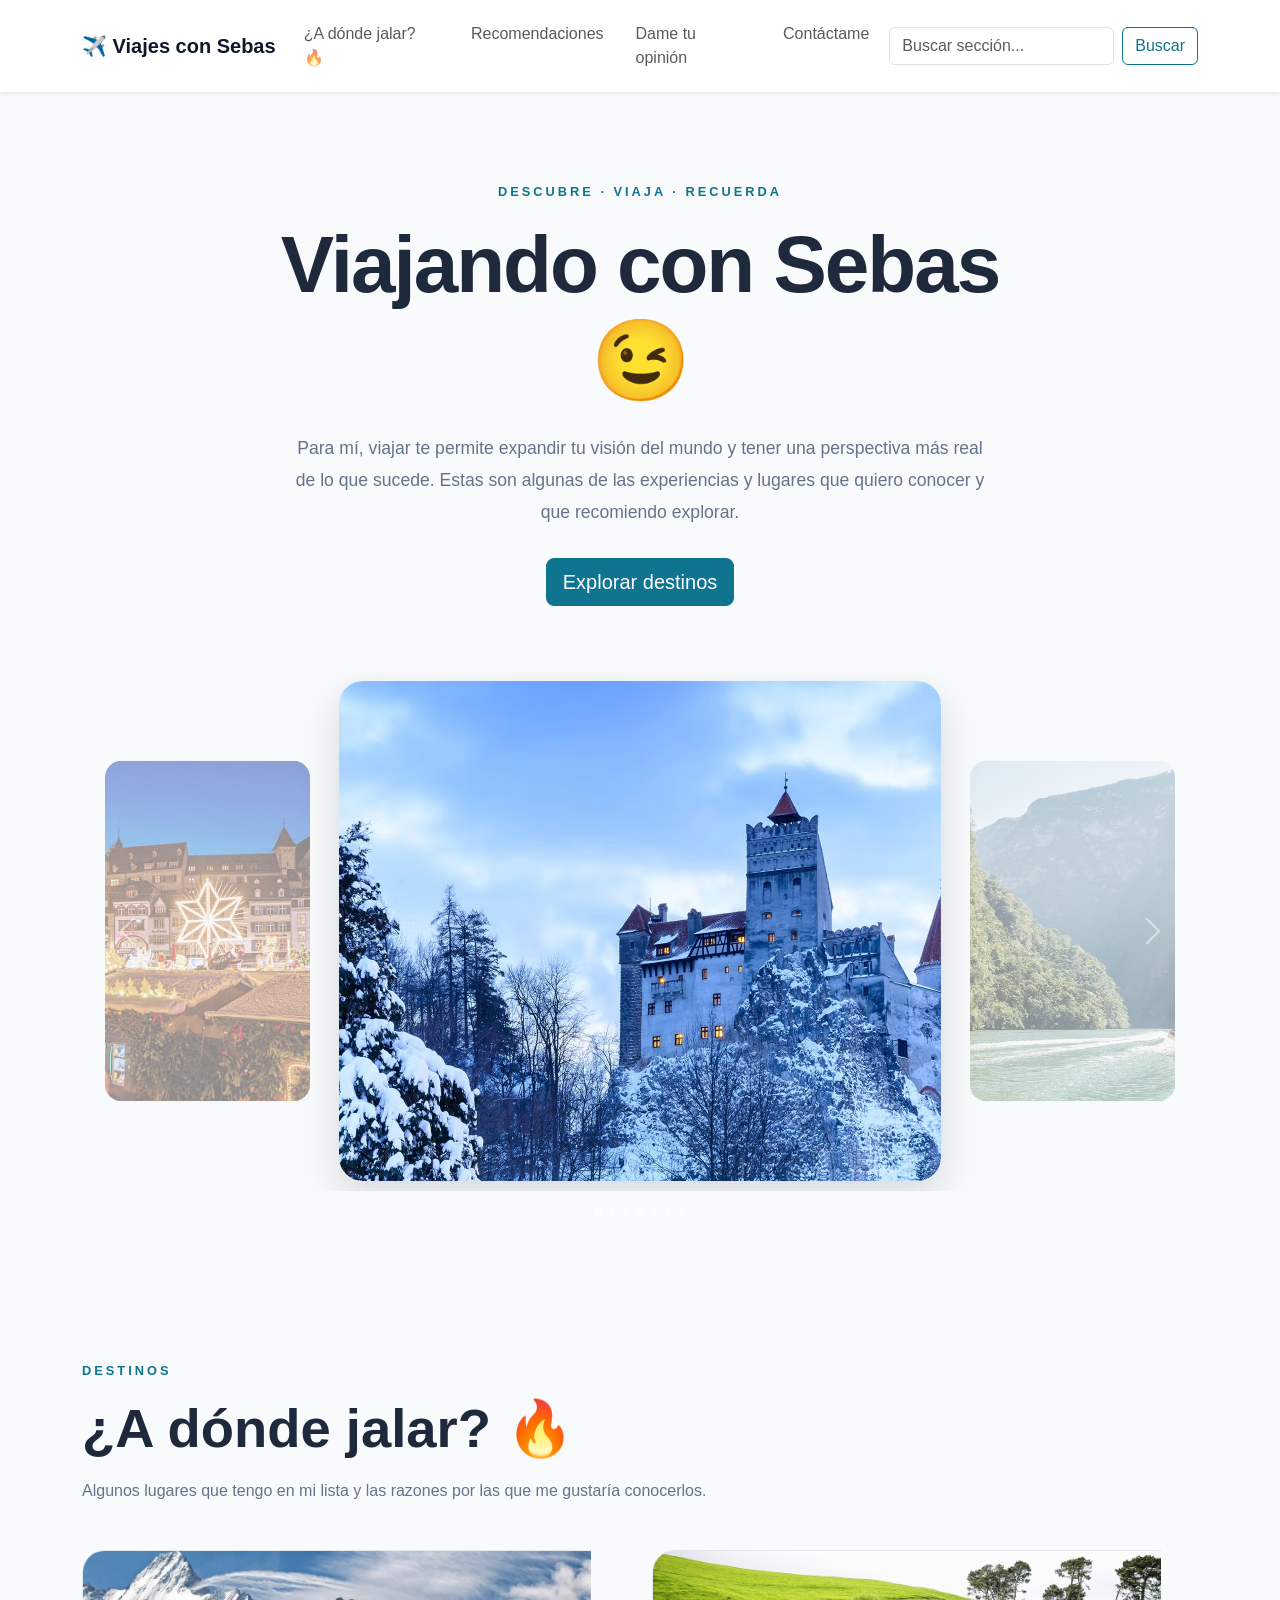
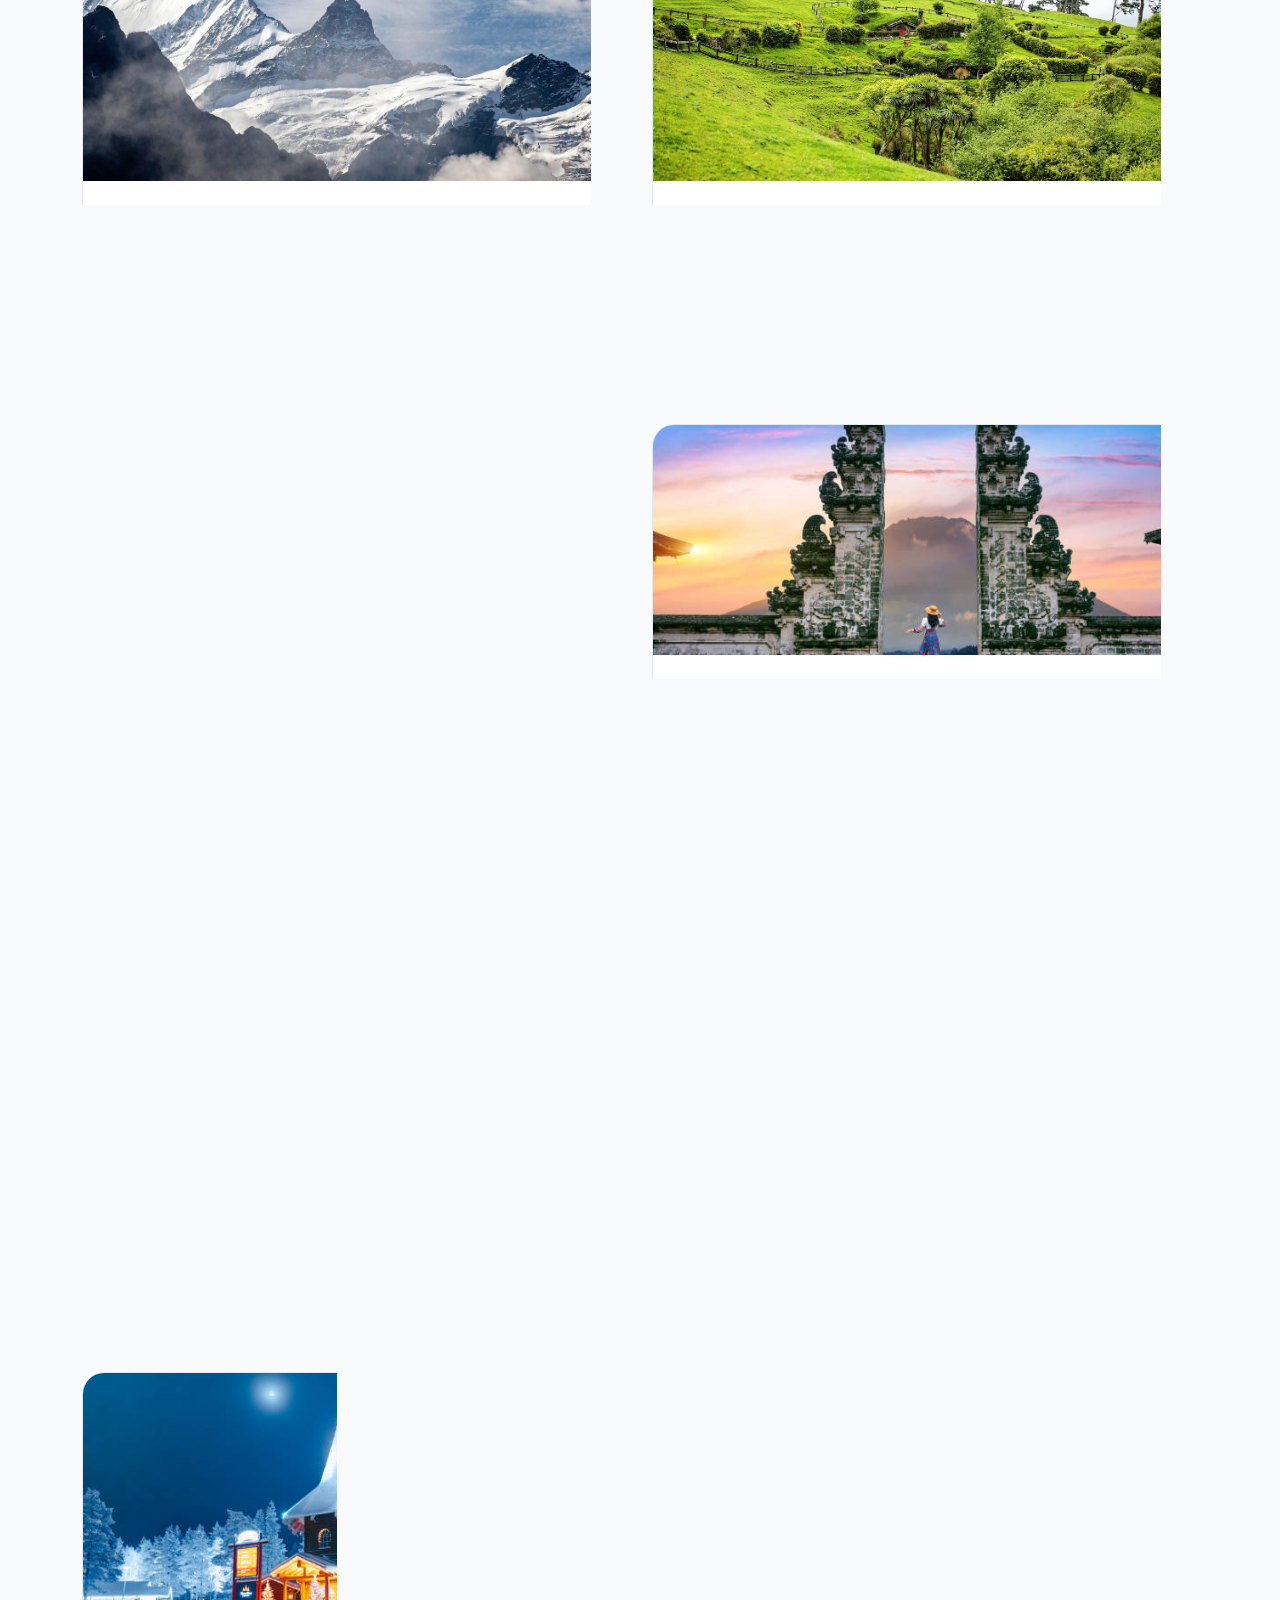
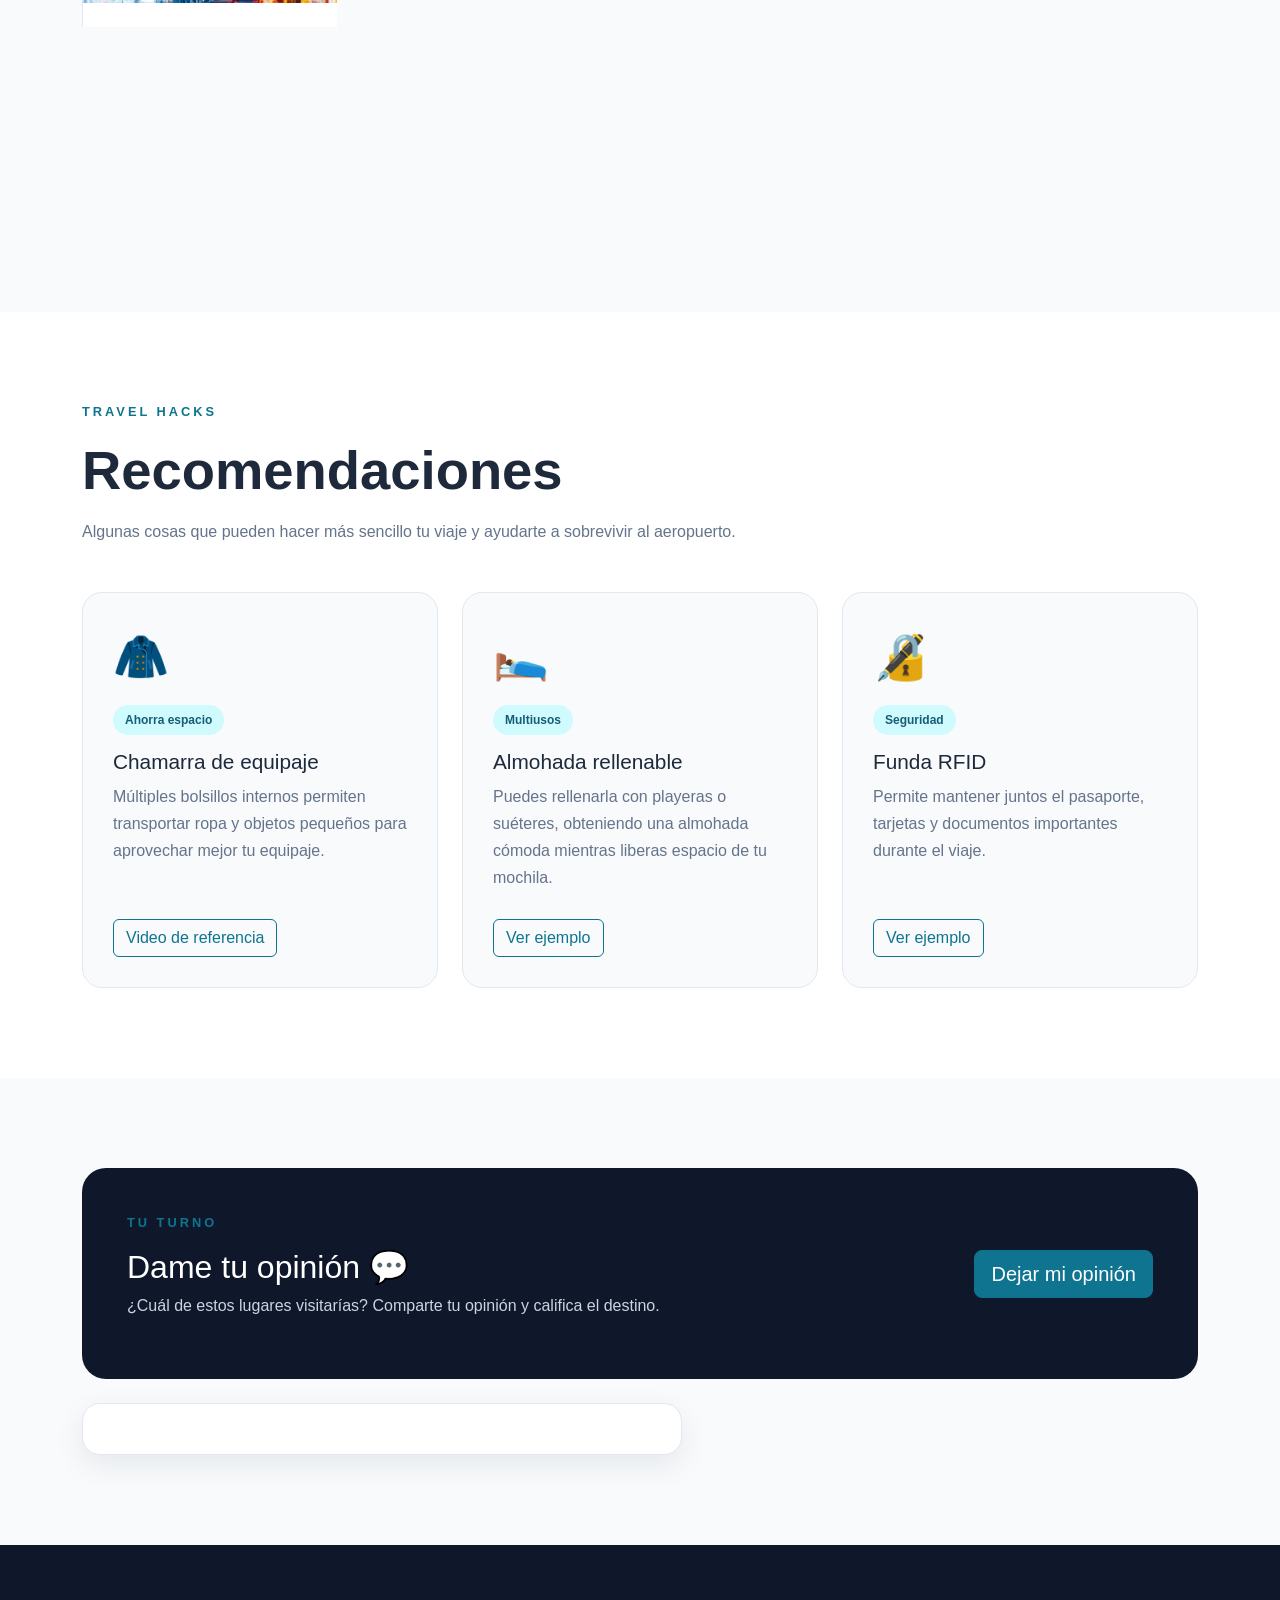
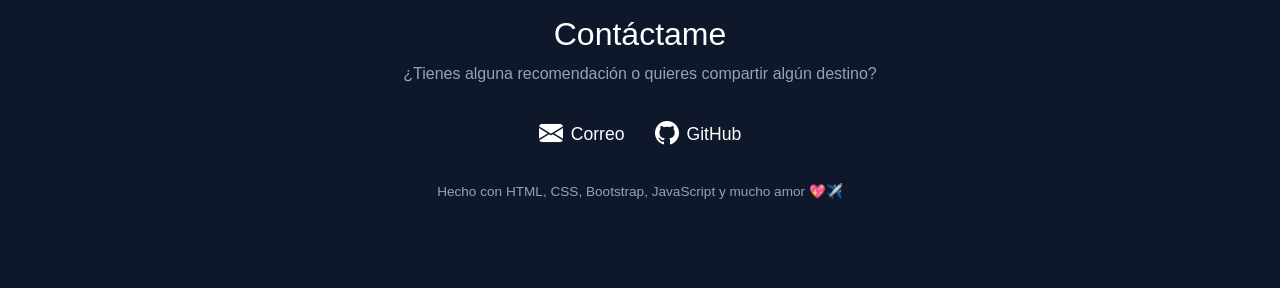
<file: index.html>
<!DOCTYPE html>
<html lang="es">

<head>

  <meta charset="UTF-8">

  <meta name="viewport" content="width=device-width, initial-scale=1.0">

  <title> Mi Recomendación de Viajes</title>


  <!-- ==================================================
       BOOTSTRAP
       ================================================== -->

  <link href="https://cdn.jsdelivr.net/npm/bootstrap@5.3.8/dist/css/bootstrap.min.css" rel="stylesheet"
    integrity="sha384-sRIl4kxILFvY47J16cr9ZwB07vP4J8+LH7qKQnuqkuIAvNWLzeN8tE5YBujZqJLB"
    crossorigin="anonymous">


  <!-- ==================================================
       BOOTSTRAP ICONS
       Nos permite utilizar iconos como GitHub y correo
       ================================================== -->

  <link rel="stylesheet"
    href="https://cdn.jsdelivr.net/npm/bootstrap-icons@1.11.3/font/bootstrap-icons.min.css">


  <!-- ==================================================
       NUESTRO CSS
       Siempre después de Bootstrap para poder sobrescribirlo
       ================================================== -->

  <link rel="stylesheet" href="./styles.css">

</head>


<body id="inicio">


  <!-- ==================================================
       MÚSICA DE FONDO // PERO FUNCIONA CUANDO QUIERE, necesito encontrar diferentes opciones
       ================================================== -->

<audio autoplay loop src="./MusicBox.mp3"></audio>



  <!-- ==================================================
       SECCIÓN: NAVBAR
       ================================================== -->

  <nav class="navbar navbar-expand-lg navbar-light bg-white sticky-top shadow-sm">

    <div class="container">


      <!-- Logo / nombre de la página -->

      <a class="navbar-brand fw-bold" href="#inicio">
        ✈️ Viajes con Sebas
      </a>

      <!-- ==================================================
           MENÚ DE HAMBURGUESA
           Aparece automáticamente en pantallas pequeñas
           ================================================== -->

      <button class="navbar-toggler"
        type="button"
        data-bs-toggle="collapse"
        data-bs-target="#menuPrincipal"
        aria-controls="menuPrincipal"
        aria-expanded="false"
        aria-label="Abrir menú">

        <span class="navbar-toggler-icon"></span>

      </button>



      <!-- ==================================================
           CONTENIDO QUE SE ESCONDE EN EL MENÚ HAMBURGUESA
           ================================================== -->

      <div class="collapse navbar-collapse" id="menuPrincipal">


        <!-- Opciones de navegación -->

        <div class="navbar-nav me-auto mb-2 mb-lg-0">

          <a class="nav-link" href="#destinos">
            ¿A dónde jalar? 🔥
          </a>

          <a class="nav-link" href="#recomendaciones">
            Recomendaciones
          </a>

          <a class="nav-link" href="#opiniones">
            Dame tu opinión
          </a>

          <a class="nav-link" href="#contacto">
            Contáctame
          </a>

        </div>



        <!-- ==================================================
             BUSCADOR DE SECCIONES
             ================================================== -->

        <form class="d-flex"
          role="search"
          onsubmit="buscarSeccion(event)">

          <input
            id="busquedaSeccion"
            class="form-control me-2"
            type="search"
            list="listaSecciones"
            placeholder="Buscar sección..."
            aria-label="Buscar">


          <datalist id="listaSecciones">

            <option value="destinos">
              ¿A dónde jalar?
            </option>

            <option value="recomendaciones">
              Recomendaciones
            </option>

            <option value="opiniones">
              Dame tu opinión
            </option>

            <option value="contacto">
              Contáctame
            </option>

          </datalist>


          <button class="btn btn-outline-primary" type="submit">
            Buscar
          </button>

        </form>

      </div>

    </div>

  </nav>



  <!-- ==================================================
       SECCIÓN: PRESENTACIÓN / HERO
       ================================================== -->

  <header class="hero-section">

    <div class="container text-center">

      <p class="hero-label">
        DESCUBRE · VIAJA · RECUERDA
      </p>

      <h1>
        Viajando con Sebas 😉
      </h1>

      <p class="hero-description">

        Para mí, viajar te permite expandir tu visión del mundo
        y tener una perspectiva más real de lo que sucede.

        Estas son algunas de las experiencias y lugares que
        quiero conocer y que recomiendo explorar.

      </p>

      <a href="#destinos" class="btn btn-primary btn-lg">
        Explorar destinos
      </a>

    </div>

  </header>



  <!-- ==================================================
       SECCIÓN: CARRUSEL
       ================================================== -->

  <section class="carousel-section">

    <div class="container">


      <div id="carouselViajes"
        class="carousel slide"
        data-bs-ride="carousel"
        data-bs-wrap="true"
        data-bs-interval="10000">



        <!-- ==================================================
             INDICADORES INFERIORES
             7 imágenes = 7 indicadores
             ================================================== -->

        <div class="carousel-indicators">

          <button type="button"
            data-bs-target="#carouselViajes"
            data-bs-slide-to="0"
            class="active"
            aria-current="true"
            aria-label="Imagen 1">
          </button>

          <button type="button"
            data-bs-target="#carouselViajes"
            data-bs-slide-to="1"
            aria-label="Imagen 2">
          </button>

          <button type="button"
            data-bs-target="#carouselViajes"
            data-bs-slide-to="2"
            aria-label="Imagen 3">
          </button>

          <button type="button"
            data-bs-target="#carouselViajes"
            data-bs-slide-to="3"
            aria-label="Imagen 4">
          </button>

          <button type="button"
            data-bs-target="#carouselViajes"
            data-bs-slide-to="4"
            aria-label="Imagen 5">
          </button>

          <button type="button"
            data-bs-target="#carouselViajes"
            data-bs-slide-to="5"
            aria-label="Imagen 6">
          </button>

          <button type="button"
            data-bs-target="#carouselViajes"
            data-bs-slide-to="6"
            aria-label="Imagen 7">
          </button>

        </div>



        <!-- ==================================================
             IMÁGENES DEL CARRUSEL

             Estamos mostrando:
             imagen anterior | imagen actual | imagen siguiente
             ================================================== -->

        <div class="carousel-inner">


          <!-- SLIDE 1 -->

          <div class="carousel-item active">

            <div class="carousel-preview-row">

              <img
                src="./carousel/carousel6.jpg"
                class="carousel-side-image"
                alt="">

              <img
                src="./carousel/carousel0.jpg"
                class="carousel-main-image"
                alt="Fotografía de viaje">

              <img
                src="./carousel/carousel1.jpg"
                class="carousel-side-image"
                alt="">

            </div>

          </div>



          <!-- SLIDE 2 -->

          <div class="carousel-item">

            <div class="carousel-preview-row">

              <img
                src="./carousel/carousel0.jpg"
                class="carousel-side-image"
                alt="">

              <img
                src="./carousel/carousel1.jpg"
                class="carousel-main-image"
                alt="Fotografía de viaje">

              <img
                src="./carousel/carousel2.jpg"
                class="carousel-side-image"
                alt="">

            </div>

          </div>



          <!-- SLIDE 3 -->

          <div class="carousel-item">

            <div class="carousel-preview-row">

              <img
                src="./carousel/carousel1.jpg"
                class="carousel-side-image"
                alt="">

              <img
                src="./carousel/carousel2.jpg"
                class="carousel-main-image"
                alt="Fotografía de viaje">

              <img
                src="./carousel/carousel3.jpg"
                class="carousel-side-image"
                alt="">

            </div>

          </div>



          <!-- SLIDE 4 -->

          <div class="carousel-item">

            <div class="carousel-preview-row">

              <img
                src="./carousel/carousel2.jpg"
                class="carousel-side-image"
                alt="">

              <img
                src="./carousel/carousel3.jpg"
                class="carousel-main-image"
                alt="Fotografía de viaje">

              <img
                src="./carousel/carousel4.jpg"
                class="carousel-side-image"
                alt="">

            </div>

          </div>



          <!-- SLIDE 5 -->

          <div class="carousel-item">

            <div class="carousel-preview-row">

              <img
                src="./carousel/carousel3.jpg"
                class="carousel-side-image"
                alt="">

              <img
                src="./carousel/carousel4.jpg"
                class="carousel-main-image"
                alt="Fotografía de viaje">

              <img
                src="./carousel/carousel5.jpg"
                class="carousel-side-image"
                alt="">

            </div>

          </div>



          <!-- SLIDE 6 -->

          <div class="carousel-item">

            <div class="carousel-preview-row">

              <img
                src="./carousel/carousel4.jpg"
                class="carousel-side-image"
                alt="">

              <img
                src="./carousel/carousel5.jpg"
                class="carousel-main-image"
                alt="Fotografía de viaje">

              <img
                src="./carousel/carousel6.jpg"
                class="carousel-side-image"
                alt="">

            </div>

          </div>



          <!-- SLIDE 7 -->

          <div class="carousel-item">

            <div class="carousel-preview-row">

              <img
                src="./carousel/carousel5.jpg"
                class="carousel-side-image"
                alt="">

              <img
                src="./carousel/carousel6.jpg"
                class="carousel-main-image"
                alt="Fotografía de viaje">

              <img
                src="./carousel/carousel0.jpg"
                class="carousel-side-image"
                alt="">

            </div>

          </div>

        </div>



        <!-- ==================================================
             FLECHA IZQUIERDA
             ================================================== -->

        <button
          class="carousel-control-prev"
          type="button"
          data-bs-target="#carouselViajes"
          data-bs-slide="prev">

          <span
            class="carousel-control-prev-icon"
            aria-hidden="true">
          </span>

          <span class="visually-hidden">
            Anterior
          </span>

        </button>



        <!-- ==================================================
             FLECHA DERECHA
             ================================================== -->

        <button
          class="carousel-control-next"
          type="button"
          data-bs-target="#carouselViajes"
          data-bs-slide="next">

          <span
            class="carousel-control-next-icon"
            aria-hidden="true">
          </span>

          <span class="visually-hidden">
            Siguiente
          </span>

        </button>


      </div>

    </div>

  </section>



  <!-- ==================================================
       CONTENIDO PRINCIPAL
       ================================================== -->

  <main>


    <!-- ==================================================
         SECCIÓN: ¿A DÓNDE JALAR?
         ================================================== -->

    <section id="destinos" class="page-section">

      <div class="container">

        <div class="section-heading">

          <p class="section-label">
            DESTINOS
          </p>

          <h2>
            ¿A dónde jalar? 🔥
          </h2>

          <p>
            Algunos lugares que tengo en mi lista y las razones
            por las que me gustaría conocerlos.
          </p>

        </div>



        <div class="row g-4">


          <!-- ==================================================
               CARD: SUIZA
               ================================================== -->

          <div class="col-md-6">

            <article
              class="travel-card"
              onclick="voltearTarjeta(this)">

              <div class="travel-card-inner">


                <!-- Frente -->

                <div class="travel-card-face travel-card-front">

                  <img
                    src="./assets/alderaaaan.jpg"
                    alt="Paisaje de Suiza">

                  <div class="travel-card-content">

                    <span class="destination-tag">
                      Europa
                    </span>

                    <h3>
                      Suiza 🇨🇭
                    </h3>

                    <p>
                      Grindelwald se utilizó como inspiración
                      visual para Alderaan, de Star Wars.
                    </p>

                    <small>
                      Haz clic para descubrir más ↻
                    </small>

                  </div>

                </div>



                <!-- Parte trasera -->

                <div class="travel-card-face travel-card-back">

                  <img
                    src="./assets/Suizaback.jpg"
                    alt="Montañas de Suiza">

                  <div class="travel-card-content">

                    <h3>
                      Suiza 🇨🇭
                    </h3>

                    <p>
                      Viaja al corazón de los Alpes para descubrir
                      montañas imponentes, lagos cristalinos y
                      paisajes que parecen sacados de un cuento.
                    </p>

                    <small>
                      Haz clic para regresar ↻
                    </small>

                  </div>

                </div>

              </div>

            </article>

          </div>



          <!-- ==================================================
               CARD: NUEVA ZELANDA
               ================================================== -->

          <div class="col-md-6">

            <article
              class="travel-card"
              onclick="voltearTarjeta(this)">

              <div class="travel-card-inner">


                <div class="travel-card-face travel-card-front">

                  <img
                    src="./assets/TheShire.jpg"
                    alt="La Comarca en Nueva Zelanda">

                  <div class="travel-card-content">

                    <span class="destination-tag">
                      Oceanía
                    </span>

                    <h3>
                      Nueva Zelanda 🇳🇿
                    </h3>

                    <p>
                      El Señor de los Anillos y El Hobbit fueron
                      filmados en increíbles paisajes del país.
                    </p>

                    <small>
                      Haz clic para descubrir más ↻
                    </small>

                  </div>

                </div>



                <div class="travel-card-face travel-card-back">

                  <img
                    src="./assets/NewZealandBack.jpg"
                    alt="Paisaje de Nueva Zelanda">

                  <div class="travel-card-content">

                    <h3>
                      Nueva Zelanda 🇳🇿
                    </h3>

                    <p>
                      Glaciares, playas, montañas y fiordos
                      convierten al país en uno de los escenarios
                      naturales más espectaculares del mundo.
                    </p>

                    <small>
                      Haz clic para regresar ↻
                    </small>

                  </div>

                </div>

              </div>

            </article>

          </div>



          <!-- ==================================================
               CARD: HAWAII
               ================================================== -->

          <div class="col-md-6">

            <article
              class="travel-card"
              onclick="voltearTarjeta(this)">

              <div class="travel-card-inner">


                <div class="travel-card-face travel-card-front">

                  <img
                    src="./assets/Hawaii.jpg"
                    alt="Paisaje de Hawaii">

                  <div class="travel-card-content">

                    <span class="destination-tag">
                      Estados Unidos
                    </span>

                    <h3>
                      Hawaii 🇺🇸
                    </h3>

                    <p>
                      Sus paisajes han aparecido o inspirado
                      producciones como Jurassic Park y Avatar.
                    </p>

                    <small>
                      Haz clic para descubrir más ↻
                    </small>

                  </div>

                </div>



                <div class="travel-card-face travel-card-back">

                  <img
                    src="./assets/HawaiDolphins.jpg"
                    alt="Delfines en Hawaii">

                  <div class="travel-card-content">

                    <h3>
                      Hawaii 🇺🇸
                    </h3>

                    <p>
                      Playas mundialmente conocidas, volcanes,
                      naturaleza tropical y actividades acuáticas
                      hacen de las islas una experiencia única.
                    </p>

                    <small>
                      Haz clic para regresar ↻
                    </small>

                  </div>

                </div>

              </div>

            </article>

          </div>



          <!-- ==================================================
               CARD: BALI
               ================================================== -->

          <div class="col-md-6">

            <article
              class="travel-card"
              onclick="voltearTarjeta(this)">

              <div class="travel-card-inner">


                <div class="travel-card-face travel-card-front">

                  <img
                    src="./assets/Bali.jpg"
                    alt="Bali Indonesia">

                  <div class="travel-card-content">

                    <span class="destination-tag">
                      Asia
                    </span>

                    <h3>
                      Bali, Indonesia 🇮🇩
                    </h3>

                    <p>
                      La Isla de los Dioses: naturaleza, playas y
                      un lugar perfecto para desconectarse.
                    </p>

                    <small>
                      Haz clic para descubrir más ↻
                    </small>

                  </div>

                </div>



                <div class="travel-card-face travel-card-back">

                  <img
                    src="./assets/BaliBack.jpg"
                    alt="Paisaje de Bali">

                  <div class="travel-card-content">

                    <h3>
                      Bali 🇮🇩
                    </h3>

                    <p>
                      Islas de ensueño, biodiversidad, aventura
                      y costos relativamente accesibles una vez
                      que llegas al destino.
                    </p>

                    <small>
                      Haz clic para regresar ↻
                    </small>

                  </div>

                </div>

              </div>

            </article>

          </div>



          <!-- ==================================================
               CARD: MALVINAS
               ================================================== -->

          <div class="col-md-6">

            <article
              class="travel-card"
              onclick="voltearTarjeta(this)">

              <div class="travel-card-inner">


                <div class="travel-card-face travel-card-front">

                  <img
                    src="./assets/Malvinas.jpg"
                    alt="Islas Malvinas">

                  <div class="travel-card-content">

                    <span class="destination-tag">
                      Atlántico Sur
                    </span>

                    <h3>
                      Islas Malvinas 🇫🇰
                    </h3>

                    <p>
                      Me gustan mucho los pingüinos y este destino
                      permite observarlos en un ambiente salvaje.
                    </p>

                    <small>
                      Haz clic para descubrir más ↻
                    </small>

                  </div>

                </div>



                <div class="travel-card-face travel-card-back">

                  <img
                    src="./assets/Malvinas.jpg"
                    alt="Naturaleza de las Islas Malvinas">

                  <div class="travel-card-content">

                    <h3>
                      Islas Malvinas 🇫🇰
                    </h3>

                    <p>
                      Paisajes subantárticos, acantilados y una
                      fauna impresionante donde es posible
                      observar diferentes especies de pingüinos.
                    </p>

                    <small>
                      Haz clic para regresar ↻
                    </small>

                  </div>

                </div>

              </div>

            </article>

          </div>



          <!-- ==================================================
               CARD: ZIGONG
               ================================================== -->

          <div class="col-md-6">

            <article
              class="travel-card"
              onclick="voltearTarjeta(this)">

              <div class="travel-card-inner">


                <div class="travel-card-face travel-card-front">

                  <img
                    src="./assets/Zigong.jpg"
                    alt="Zigong China">

                  <div class="travel-card-content">

                    <span class="destination-tag">
                      China
                    </span>

                    <h3>
                      Zigong 🇨🇳
                    </h3>

                    <p>
                      Es mundialmente conocida como
                      la Ciudad de las Linternas.
                    </p>

                    <small>
                      Haz clic para descubrir más ↻
                    </small>

                  </div>

                </div>



                <div class="travel-card-face travel-card-back">

                  <img
                    src="./assets/ZigongBack.jpg"
                    alt="Festival de linternas de Zigong">

                  <div class="travel-card-content">

                    <h3>
                      Zigong 🇨🇳
                    </h3>

                    <p>
                      Además de su famoso festival de linternas,
                      alberga uno de los museos de fósiles de
                      dinosaurios más importantes de China.
                    </p>

                    <small>
                      Haz clic para regresar ↻
                    </small>

                  </div>

                </div>

              </div>

            </article>

          </div>



          <!-- ==================================================
               CARD: ROVANIEMI
               ================================================== -->

          <div class="col-md-6">

            <article
              class="travel-card"
              onclick="voltearTarjeta(this)">

              <div class="travel-card-inner">


                <div class="travel-card-face travel-card-front">

                  <img
                    src="./assets/Rovaniemi.jpg"
                    alt="Rovaniemi Finlandia">

                  <div class="travel-card-content">

                    <span class="destination-tag">
                      Finlandia
                    </span>

                    <h3>
                      Rovaniemi 🇫🇮
                    </h3>

                    <p>
                      La ciudad oficial de Santa Claus y uno de
                      los lugares más famosos para observar
                      auroras boreales.
                    </p>

                    <small>
                      Haz clic para descubrir más ↻
                    </small>

                  </div>

                </div>



                <div class="travel-card-face travel-card-back">

                  <img
                    src="./assets/RovaniemiSanta.jpg"
                    alt="Santa Claus Village">

                  <div class="travel-card-content">

                    <h3>
                      Rovaniemi 🇫🇮
                    </h3>

                    <p>
                      Puedes cruzar el Círculo Polar Ártico,
                      conocer Santa Claus Village y dormir bajo
                      las auroras en hoteles de cristal.
                    </p>

                    <small>
                      Haz clic para regresar ↻
                    </small>

                  </div>

                </div>

              </div>

            </article>

          </div>


        </div>

      </div>

    </section>



    <!-- ==================================================
         SECCIÓN: RECOMENDACIONES
         ================================================== -->

    <section id="recomendaciones"
      class="page-section recommendations-section">

      <div class="container">


        <div class="section-heading">

          <p class="section-label">
            TRAVEL HACKS
          </p>

          <h2>
            Recomendaciones
          </h2>

          <p>
            Algunas cosas que pueden hacer más sencillo tu viaje
            y ayudarte a sobrevivir al aeropuerto.
          </p>

        </div>



        <div class="row g-4">


          <!-- Recomendación 1 -->

          <div class="col-md-6 col-lg-4">

            <div class="recommendation-card">

              <div class="recommendation-icon">
                🧥
              </div>

              <span class="recommendation-badge">
                Ahorra espacio
              </span>

              <h3>
                Chamarra de equipaje
              </h3>

              <p>
                Múltiples bolsillos internos permiten transportar
                ropa y objetos pequeños para aprovechar mejor
                tu equipaje.
              </p>

              <a
                href="https://www.instagram.com/reel/DLnKkiUyYxP/?hl=en"
                target="_blank"
                rel="noopener noreferrer"
                class="btn btn-outline-primary">

                Video de referencia

              </a>

            </div>

          </div>



          <!-- Recomendación 2 -->

          <div class="col-md-6 col-lg-4">

            <div class="recommendation-card">

              <div class="recommendation-icon">
                🛌
              </div>

              <span class="recommendation-badge">
                Multiusos
              </span>

              <h3>
                Almohada rellenable
              </h3>

              <p>
                Puedes rellenarla con playeras o suéteres,
                obteniendo una almohada cómoda mientras liberas
                espacio de tu mochila.
              </p>

              <a
                href="https://www.amazon.com.mx/dp/B0FGCH3ND7"
                target="_blank"
                rel="noopener noreferrer"
                class="btn btn-outline-primary">

                Ver ejemplo

              </a>

            </div>

          </div>



          <!-- Recomendación 3 -->

          <div class="col-md-6 col-lg-4">

            <div class="recommendation-card">

              <div class="recommendation-icon">
                🔏
              </div>

              <span class="recommendation-badge">
                Seguridad
              </span>

              <h3>
                Funda RFID
              </h3>

              <p>
                Permite mantener juntos el pasaporte, tarjetas
                y documentos importantes durante el viaje.
              </p>

              <a
                href="https://www.amazon.com.mx/dp/B0F4XFQYJ9"
                target="_blank"
                rel="noopener noreferrer"
                class="btn btn-outline-primary">

                Ver ejemplo

              </a>

            </div>

          </div>


        </div>

      </div>

    </section>



    <!-- ==================================================
         SECCIÓN: DAME TU OPINIÓN
         ================================================== -->

    <section id="opiniones" class="page-section">

      <div class="container">


        <div class="opinion-box">


          <div>

            <p class="section-label">
              TU TURNO
            </p>

            <h2>
              Dame tu opinión 💬
            </h2>

            <p>
              ¿Cuál de estos lugares visitarías?
              Comparte tu opinión y califica el destino.
            </p>

          </div>



          <!-- Botón que ejecuta nuestro JavaScript -->

          <button
            class="btn btn-primary btn-lg"
            onclick="pedirOpinion()">

            Dejar mi opinión

          </button>


        </div>



        <!-- Aquí JavaScript mostrará el resultado -->

        <div
          id="resultadoOpinion"
          class="review-card mt-4">
        </div>


      </div>

    </section>


  </main>



  <!-- ==================================================
       SECCIÓN: CONTACTO
       ================================================== -->

  <footer id="contacto" class="footer-section">

    <div class="container text-center">

      <h2>
        Contáctame
      </h2>

      <p>
        ¿Tienes alguna recomendación o quieres compartir
        algún destino?
      </p>



      <div class="contact-links">


        <!-- CORREO -->

        <a href="mailto:sebastian.aldacods@gmail.com">

          <i class="bi bi-envelope-fill"></i>

          Correo

        </a>



        <!-- GITHUB -->

        <a
          href="https://github.com/Sebastian-Aldaco"
          target="_blank"
          rel="noopener noreferrer">

          <i class="bi bi-github"></i>

          GitHub

        </a>


      </div>


      <p class="footer-small">
        Hecho con HTML, CSS, Bootstrap, JavaScript y mucho amor 💖✈️
      </p>

    </div>

  </footer>



  <!-- ==================================================
       BOOTSTRAP JAVASCRIPT

       El bundle YA contiene Popper.
       No necesitamos importar Popper y Bootstrap nuevamente.
       ================================================== -->

  <script
    src="https://cdn.jsdelivr.net/npm/bootstrap@5.3.8/dist/js/bootstrap.bundle.min.js"
    integrity="sha384-FKyoEForCGlyvwx9Hj09JcYn3nv7wiPVlz7YYwJrWVcXK/BmnVDxM+D2scQbITxI"
    crossorigin="anonymous">
  </script>



  <!-- ==================================================
       NUESTRO JAVASCRIPT
       ================================================== -->

  <script src="./javascript.js"></script>


</body>

</html>
</file>
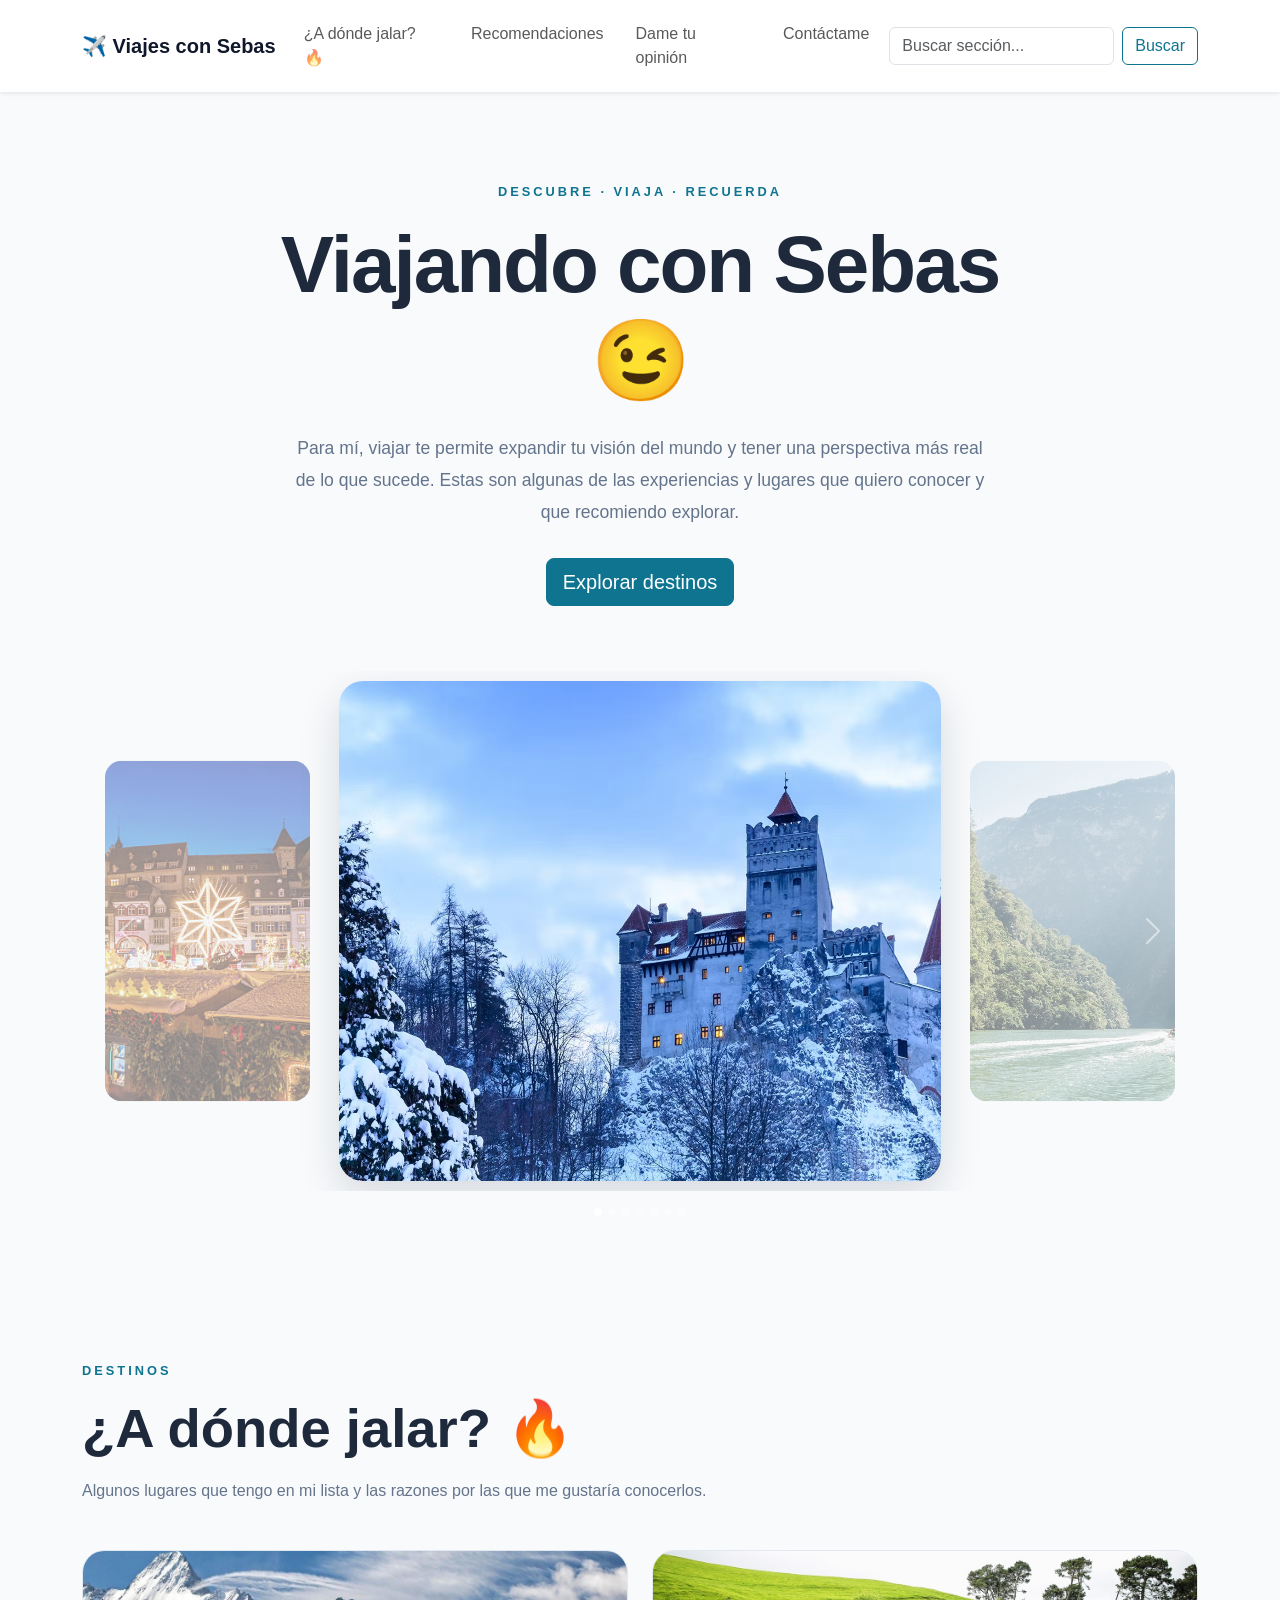
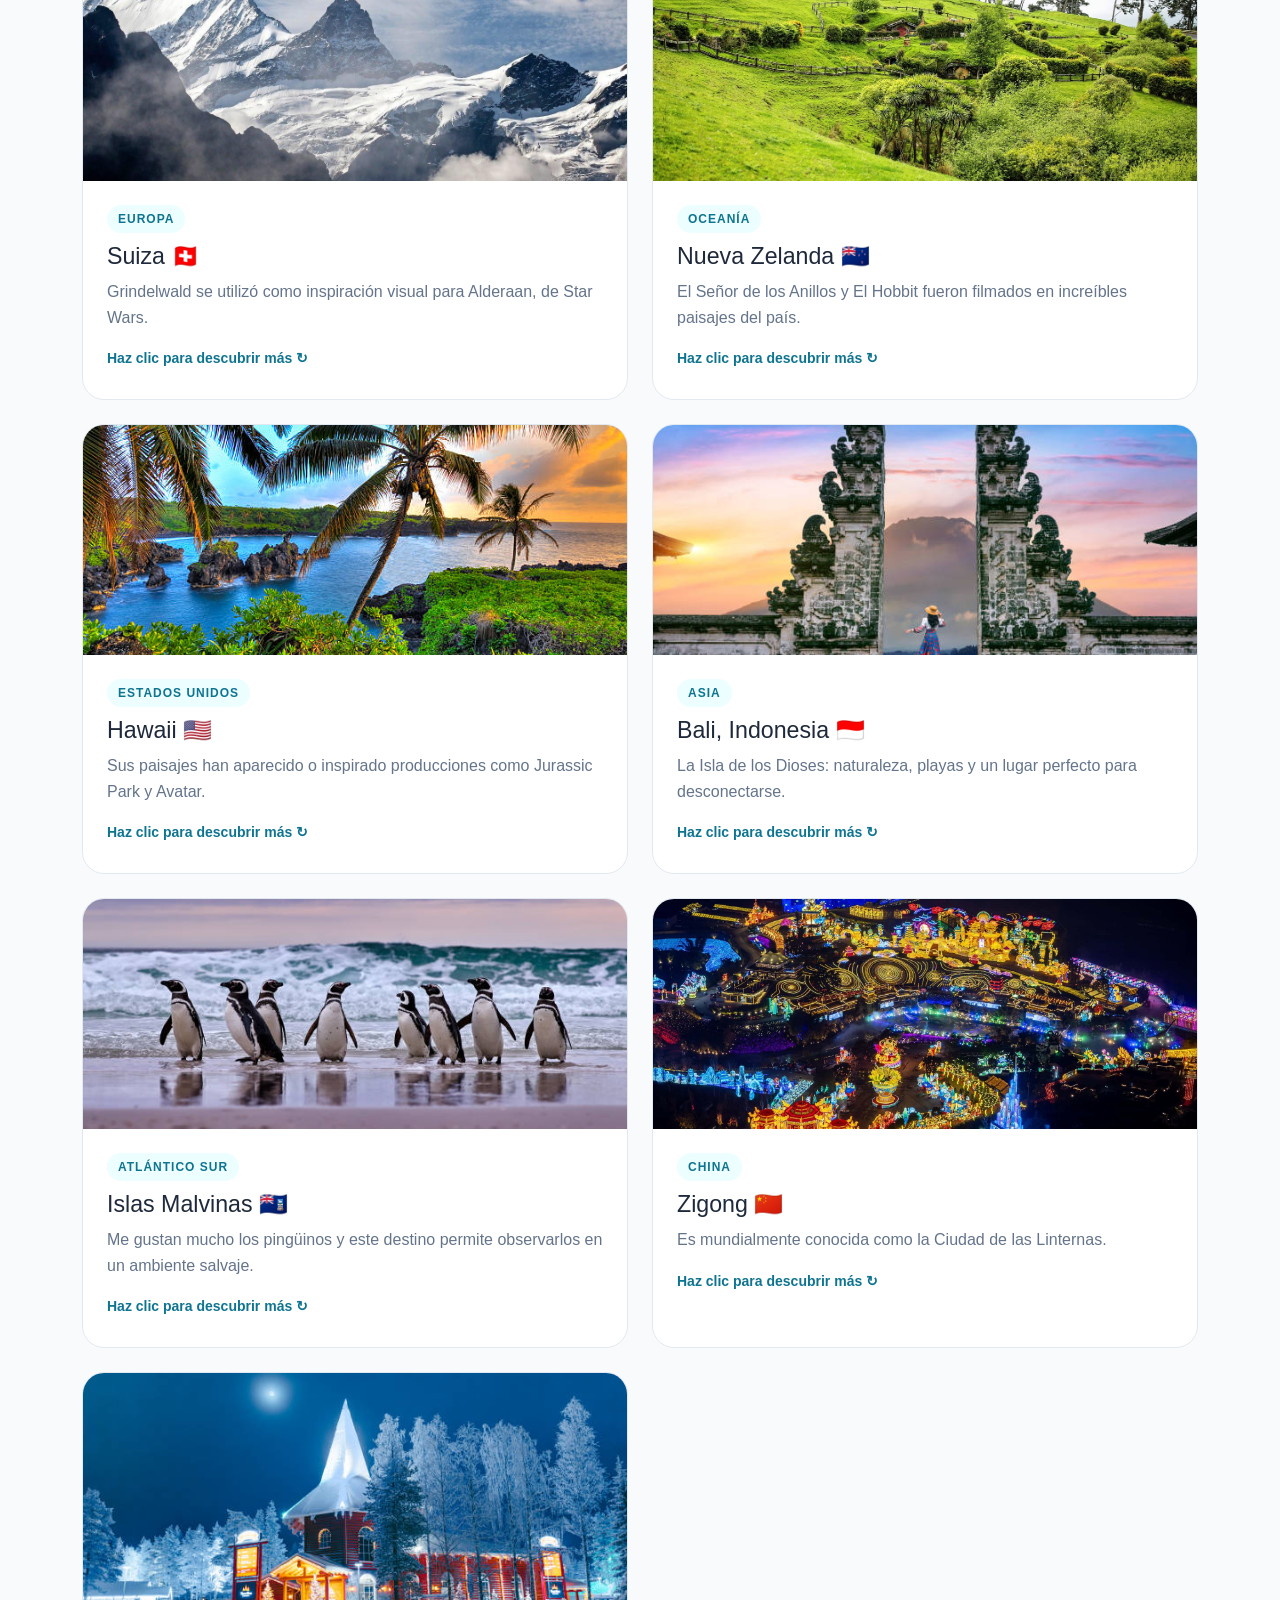
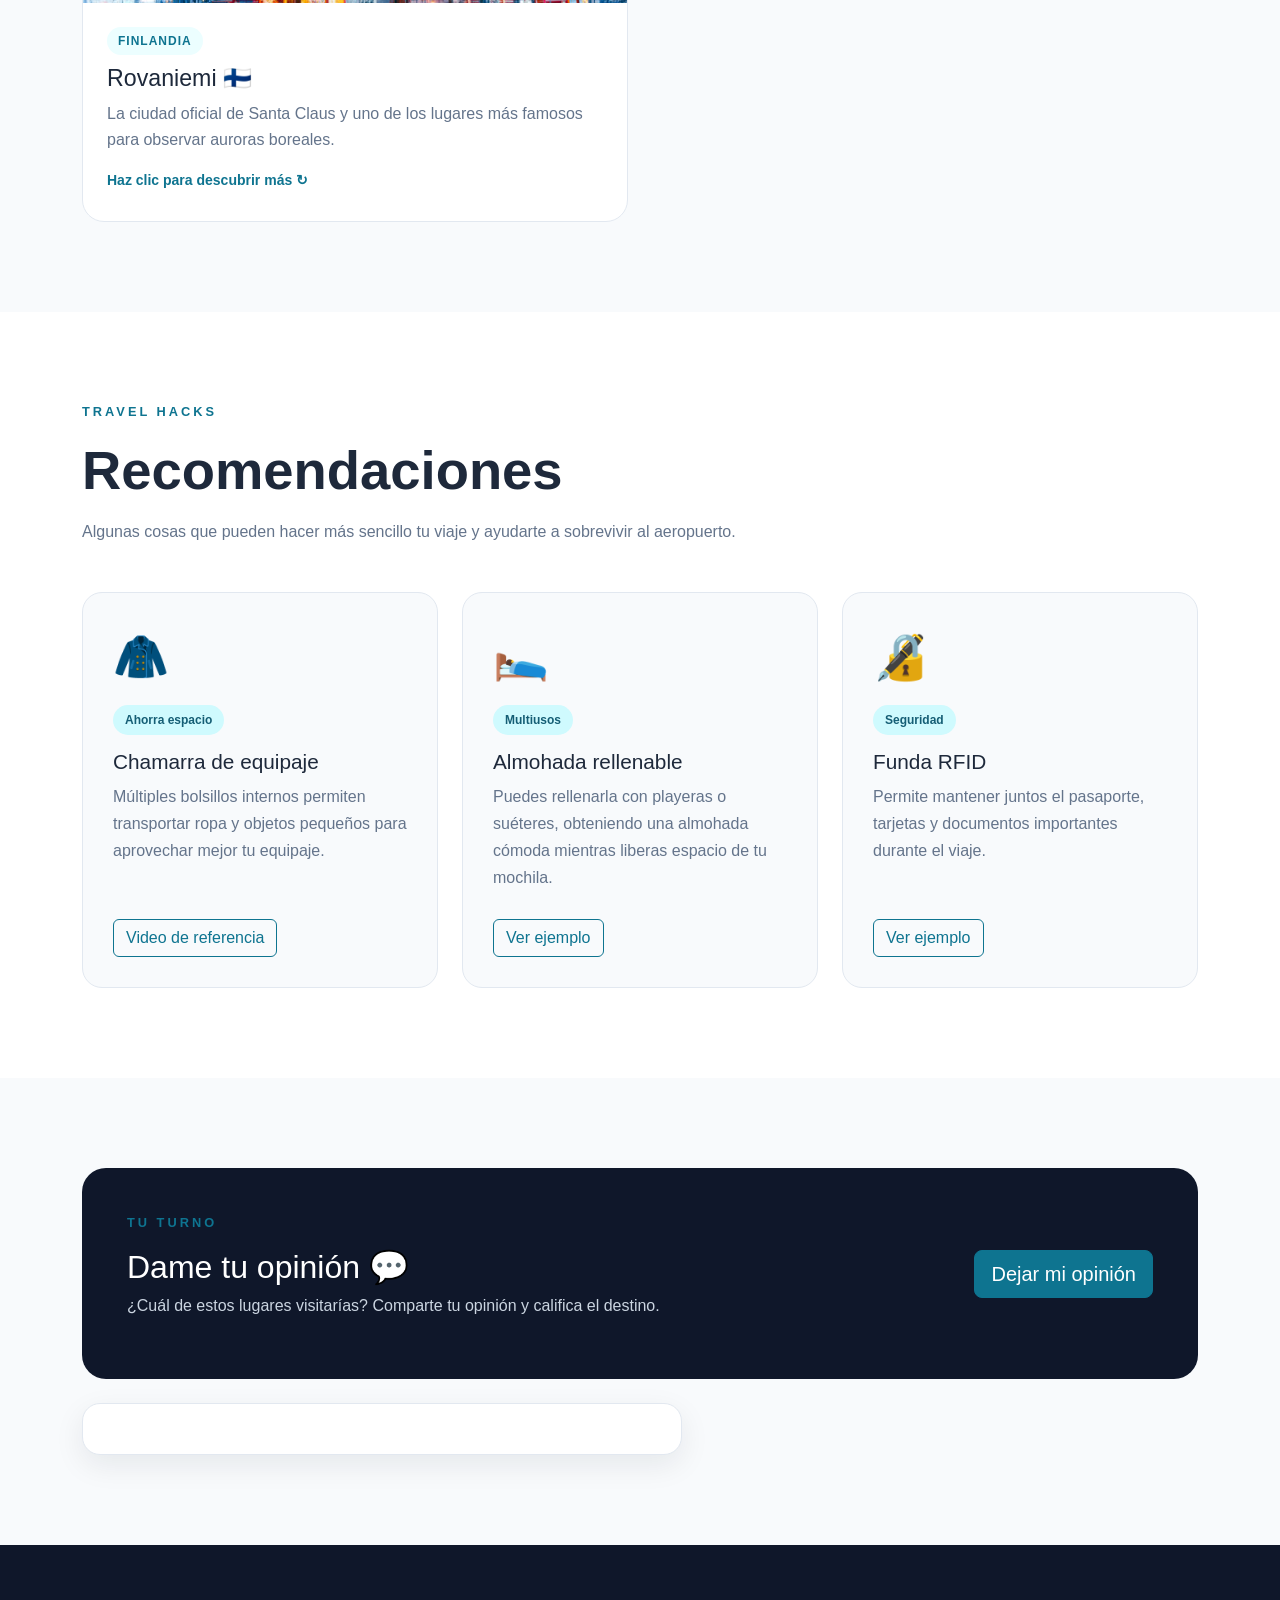
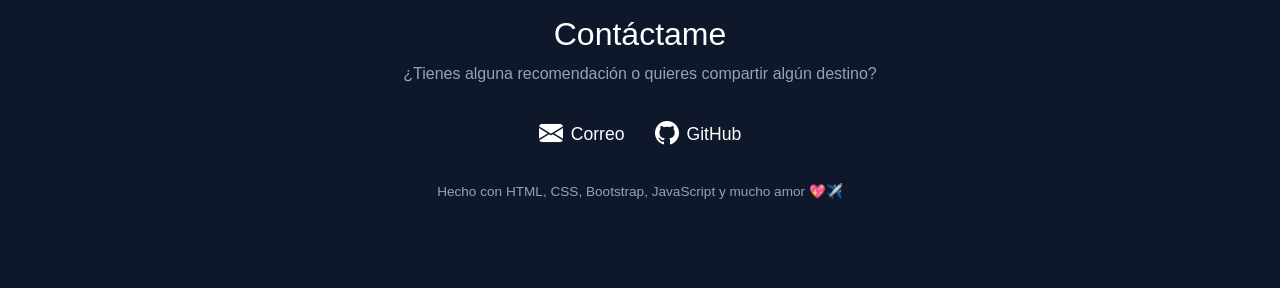
<file: 🌎 Mi Recomendación de Viajes_files/index.html>
<!DOCTYPE html>
<html lang="es">

<head>

  <meta charset="UTF-8">

  <meta name="viewport" content="width=device-width, initial-scale=1.0">

  <title>🌎 Mi Recomendación de Viajes</title>


  <!-- ==================================================
       BOOTSTRAP
       ================================================== -->

  <link href="https://cdn.jsdelivr.net/npm/bootstrap@5.3.8/dist/css/bootstrap.min.css" rel="stylesheet"
    integrity="sha384-sRIl4kxILFvY47J16cr9ZwB07vP4J8+LH7qKQnuqkuIAvNWLzeN8tE5YBujZqJLB"
    crossorigin="anonymous">


  <!-- ==================================================
       BOOTSTRAP ICONS
       Nos permite utilizar iconos como GitHub y correo
       ================================================== -->

  <link rel="stylesheet"
    href="https://cdn.jsdelivr.net/npm/bootstrap-icons@1.11.3/font/bootstrap-icons.min.css">


  <!-- ==================================================
       NUESTRO CSS
       Siempre después de Bootstrap para poder sobrescribirlo
       ================================================== -->

  <link rel="stylesheet" href="./styles.css">

</head>


<body id="inicio">


  <!-- ==================================================
       MÚSICA DE FONDO
       ================================================== -->

  <audio autoplay loop src="./Music Box (1).mp3"></audio>



  <!-- ==================================================
       SECCIÓN: NAVBAR
       ================================================== -->

  <nav class="navbar navbar-expand-lg navbar-light bg-white sticky-top shadow-sm">

    <div class="container">


      <!-- Logo / nombre de la página -->

      <a class="navbar-brand fw-bold" href="#inicio">
        ✈️ Viajes con Sebas
      </a>

      <!-- ==================================================
           MENÚ DE HAMBURGUESA
           Aparece automáticamente en pantallas pequeñas
           ================================================== -->

      <button class="navbar-toggler"
        type="button"
        data-bs-toggle="collapse"
        data-bs-target="#menuPrincipal"
        aria-controls="menuPrincipal"
        aria-expanded="false"
        aria-label="Abrir menú">

        <span class="navbar-toggler-icon"></span>

      </button>



      <!-- ==================================================
           CONTENIDO QUE SE ESCONDE EN EL MENÚ HAMBURGUESA
           ================================================== -->

      <div class="collapse navbar-collapse" id="menuPrincipal">


        <!-- Opciones de navegación -->

        <div class="navbar-nav me-auto mb-2 mb-lg-0">

          <a class="nav-link" href="#destinos">
            ¿A dónde jalar? 🔥
          </a>

          <a class="nav-link" href="#recomendaciones">
            Recomendaciones
          </a>

          <a class="nav-link" href="#opiniones">
            Dame tu opinión
          </a>

          <a class="nav-link" href="#contacto">
            Contáctame
          </a>

        </div>



        <!-- ==================================================
             BUSCADOR DE SECCIONES
             ================================================== -->

        <form class="d-flex"
          role="search"
          onsubmit="buscarSeccion(event)">

          <input
            id="busquedaSeccion"
            class="form-control me-2"
            type="search"
            list="listaSecciones"
            placeholder="Buscar sección..."
            aria-label="Buscar">


          <datalist id="listaSecciones">

            <option value="destinos">
              ¿A dónde jalar?
            </option>

            <option value="recomendaciones">
              Recomendaciones
            </option>

            <option value="opiniones">
              Dame tu opinión
            </option>

            <option value="contacto">
              Contáctame
            </option>

          </datalist>


          <button class="btn btn-outline-primary" type="submit">
            Buscar
          </button>

        </form>

      </div>

    </div>

  </nav>



  <!-- ==================================================
       SECCIÓN: PRESENTACIÓN / HERO
       ================================================== -->

  <header class="hero-section">

    <div class="container text-center">

      <p class="hero-label">
        DESCUBRE · VIAJA · RECUERDA
      </p>

      <h1>
        Viajando con Sebas 😉
      </h1>

      <p class="hero-description">

        Para mí, viajar te permite expandir tu visión del mundo
        y tener una perspectiva más real de lo que sucede.

        Estas son algunas de las experiencias y lugares que
        quiero conocer y que recomiendo explorar.

      </p>

      <a href="#destinos" class="btn btn-primary btn-lg">
        Explorar destinos
      </a>

    </div>

  </header>



  <!-- ==================================================
       SECCIÓN: CARRUSEL
       ================================================== -->

  <section class="carousel-section">

    <div class="container">


      <div id="carouselViajes"
        class="carousel slide"
        data-bs-ride="carousel"
        data-bs-wrap="true"
        data-bs-interval="5000">



        <!-- ==================================================
             INDICADORES INFERIORES
             7 imágenes = 7 indicadores
             ================================================== -->

        <div class="carousel-indicators">

          <button type="button"
            data-bs-target="#carouselViajes"
            data-bs-slide-to="0"
            class="active"
            aria-current="true"
            aria-label="Imagen 1">
          </button>

          <button type="button"
            data-bs-target="#carouselViajes"
            data-bs-slide-to="1"
            aria-label="Imagen 2">
          </button>

          <button type="button"
            data-bs-target="#carouselViajes"
            data-bs-slide-to="2"
            aria-label="Imagen 3">
          </button>

          <button type="button"
            data-bs-target="#carouselViajes"
            data-bs-slide-to="3"
            aria-label="Imagen 4">
          </button>

          <button type="button"
            data-bs-target="#carouselViajes"
            data-bs-slide-to="4"
            aria-label="Imagen 5">
          </button>

          <button type="button"
            data-bs-target="#carouselViajes"
            data-bs-slide-to="5"
            aria-label="Imagen 6">
          </button>

          <button type="button"
            data-bs-target="#carouselViajes"
            data-bs-slide-to="6"
            aria-label="Imagen 7">
          </button>

        </div>



        <!-- ==================================================
             IMÁGENES DEL CARRUSEL

             Estamos mostrando:
             imagen anterior | imagen actual | imagen siguiente
             ================================================== -->

        <div class="carousel-inner">


          <!-- SLIDE 1 -->

          <div class="carousel-item active">

            <div class="carousel-preview-row">

              <img
                src="./carousel/carousel6.jpg"
                class="carousel-side-image"
                alt="">

              <img
                src="./carousel/carousel0.jpg"
                class="carousel-main-image"
                alt="Fotografía de viaje">

              <img
                src="./carousel/carousel1.jpg"
                class="carousel-side-image"
                alt="">

            </div>

          </div>



          <!-- SLIDE 2 -->

          <div class="carousel-item">

            <div class="carousel-preview-row">

              <img
                src="./carousel/carousel0.jpg"
                class="carousel-side-image"
                alt="">

              <img
                src="./carousel/carousel1.jpg"
                class="carousel-main-image"
                alt="Fotografía de viaje">

              <img
                src="./carousel/carousel2.jpg"
                class="carousel-side-image"
                alt="">

            </div>

          </div>



          <!-- SLIDE 3 -->

          <div class="carousel-item">

            <div class="carousel-preview-row">

              <img
                src="./carousel/carousel1.jpg"
                class="carousel-side-image"
                alt="">

              <img
                src="./carousel/carousel2.jpg"
                class="carousel-main-image"
                alt="Fotografía de viaje">

              <img
                src="./carousel/carousel3.jpg"
                class="carousel-side-image"
                alt="">

            </div>

          </div>



          <!-- SLIDE 4 -->

          <div class="carousel-item">

            <div class="carousel-preview-row">

              <img
                src="./carousel/carousel2.jpg"
                class="carousel-side-image"
                alt="">

              <img
                src="./carousel/carousel3.jpg"
                class="carousel-main-image"
                alt="Fotografía de viaje">

              <img
                src="./carousel/carousel4.jpg"
                class="carousel-side-image"
                alt="">

            </div>

          </div>



          <!-- SLIDE 5 -->

          <div class="carousel-item">

            <div class="carousel-preview-row">

              <img
                src="./carousel/carousel3.jpg"
                class="carousel-side-image"
                alt="">

              <img
                src="./carousel/carousel4.jpg"
                class="carousel-main-image"
                alt="Fotografía de viaje">

              <img
                src="./carousel/carousel5.jpg"
                class="carousel-side-image"
                alt="">

            </div>

          </div>



          <!-- SLIDE 6 -->

          <div class="carousel-item">

            <div class="carousel-preview-row">

              <img
                src="./carousel/carousel4.jpg"
                class="carousel-side-image"
                alt="">

              <img
                src="./carousel/carousel5.jpg"
                class="carousel-main-image"
                alt="Fotografía de viaje">

              <img
                src="./carousel/carousel6.jpg"
                class="carousel-side-image"
                alt="">

            </div>

          </div>



          <!-- SLIDE 7 -->

          <div class="carousel-item">

            <div class="carousel-preview-row">

              <img
                src="./carousel/carousel5.jpg"
                class="carousel-side-image"
                alt="">

              <img
                src="./carousel/carousel6.jpg"
                class="carousel-main-image"
                alt="Fotografía de viaje">

              <img
                src="./carousel/carousel0.jpg"
                class="carousel-side-image"
                alt="">

            </div>

          </div>

        </div>



        <!-- ==================================================
             FLECHA IZQUIERDA
             ================================================== -->

        <button
          class="carousel-control-prev"
          type="button"
          data-bs-target="#carouselViajes"
          data-bs-slide="prev">

          <span
            class="carousel-control-prev-icon"
            aria-hidden="true">
          </span>

          <span class="visually-hidden">
            Anterior
          </span>

        </button>



        <!-- ==================================================
             FLECHA DERECHA
             ================================================== -->

        <button
          class="carousel-control-next"
          type="button"
          data-bs-target="#carouselViajes"
          data-bs-slide="next">

          <span
            class="carousel-control-next-icon"
            aria-hidden="true">
          </span>

          <span class="visually-hidden">
            Siguiente
          </span>

        </button>


      </div>

    </div>

  </section>



  <!-- ==================================================
       CONTENIDO PRINCIPAL
       ================================================== -->

  <main>


    <!-- ==================================================
         SECCIÓN: ¿A DÓNDE JALAR?
         ================================================== -->

    <section id="destinos" class="page-section">

      <div class="container">

        <div class="section-heading">

          <p class="section-label">
            DESTINOS
          </p>

          <h2>
            ¿A dónde jalar? 🔥
          </h2>

          <p>
            Algunos lugares que tengo en mi lista y las razones
            por las que me gustaría conocerlos.
          </p>

        </div>



        <div class="row g-4">


          <!-- ==================================================
               CARD: SUIZA
               ================================================== -->

          <div class="col-md-6">

            <article
              class="travel-card"
              onclick="voltearTarjeta(this)">

              <div class="travel-card-inner">


                <!-- Frente -->

                <div class="travel-card-face travel-card-front">

                  <img
                    src="./assets/alderaaaan.jpg"
                    alt="Paisaje de Suiza">

                  <div class="travel-card-content">

                    <span class="destination-tag">
                      Europa
                    </span>

                    <h3>
                      Suiza 🇨🇭
                    </h3>

                    <p>
                      Grindelwald se utilizó como inspiración
                      visual para Alderaan, de Star Wars.
                    </p>

                    <small>
                      Haz clic para descubrir más ↻
                    </small>

                  </div>

                </div>



                <!-- Parte trasera -->

                <div class="travel-card-face travel-card-back">

                  <img
                    src="./assets/Suizaback.jpg"
                    alt="Montañas de Suiza">

                  <div class="travel-card-content">

                    <h3>
                      Suiza 🇨🇭
                    </h3>

                    <p>
                      Viaja al corazón de los Alpes para descubrir
                      montañas imponentes, lagos cristalinos y
                      paisajes que parecen sacados de un cuento.
                    </p>

                    <small>
                      Haz clic para regresar ↻
                    </small>

                  </div>

                </div>

              </div>

            </article>

          </div>



          <!-- ==================================================
               CARD: NUEVA ZELANDA
               ================================================== -->

          <div class="col-md-6">

            <article
              class="travel-card"
              onclick="voltearTarjeta(this)">

              <div class="travel-card-inner">


                <div class="travel-card-face travel-card-front">

                  <img
                    src="./assets/TheShire.jpg"
                    alt="La Comarca en Nueva Zelanda">

                  <div class="travel-card-content">

                    <span class="destination-tag">
                      Oceanía
                    </span>

                    <h3>
                      Nueva Zelanda 🇳🇿
                    </h3>

                    <p>
                      El Señor de los Anillos y El Hobbit fueron
                      filmados en increíbles paisajes del país.
                    </p>

                    <small>
                      Haz clic para descubrir más ↻
                    </small>

                  </div>

                </div>



                <div class="travel-card-face travel-card-back">

                  <img
                    src="./assets/NewZealandBack.jpg"
                    alt="Paisaje de Nueva Zelanda">

                  <div class="travel-card-content">

                    <h3>
                      Nueva Zelanda 🇳🇿
                    </h3>

                    <p>
                      Glaciares, playas, montañas y fiordos
                      convierten al país en uno de los escenarios
                      naturales más espectaculares del mundo.
                    </p>

                    <small>
                      Haz clic para regresar ↻
                    </small>

                  </div>

                </div>

              </div>

            </article>

          </div>



          <!-- ==================================================
               CARD: HAWAII
               ================================================== -->

          <div class="col-md-6">

            <article
              class="travel-card"
              onclick="voltearTarjeta(this)">

              <div class="travel-card-inner">


                <div class="travel-card-face travel-card-front">

                  <img
                    src="./assets/Hawaii.jpg"
                    alt="Paisaje de Hawaii">

                  <div class="travel-card-content">

                    <span class="destination-tag">
                      Estados Unidos
                    </span>

                    <h3>
                      Hawaii 🇺🇸
                    </h3>

                    <p>
                      Sus paisajes han aparecido o inspirado
                      producciones como Jurassic Park y Avatar.
                    </p>

                    <small>
                      Haz clic para descubrir más ↻
                    </small>

                  </div>

                </div>



                <div class="travel-card-face travel-card-back">

                  <img
                    src="./assets/HawaiDolphins.jpg"
                    alt="Delfines en Hawaii">

                  <div class="travel-card-content">

                    <h3>
                      Hawaii 🇺🇸
                    </h3>

                    <p>
                      Playas mundialmente conocidas, volcanes,
                      naturaleza tropical y actividades acuáticas
                      hacen de las islas una experiencia única.
                    </p>

                    <small>
                      Haz clic para regresar ↻
                    </small>

                  </div>

                </div>

              </div>

            </article>

          </div>



          <!-- ==================================================
               CARD: BALI
               ================================================== -->

          <div class="col-md-6">

            <article
              class="travel-card"
              onclick="voltearTarjeta(this)">

              <div class="travel-card-inner">


                <div class="travel-card-face travel-card-front">

                  <img
                    src="./assets/Bali.jpg"
                    alt="Bali Indonesia">

                  <div class="travel-card-content">

                    <span class="destination-tag">
                      Asia
                    </span>

                    <h3>
                      Bali, Indonesia 🇮🇩
                    </h3>

                    <p>
                      La Isla de los Dioses: naturaleza, playas y
                      un lugar perfecto para desconectarse.
                    </p>

                    <small>
                      Haz clic para descubrir más ↻
                    </small>

                  </div>

                </div>



                <div class="travel-card-face travel-card-back">

                  <img
                    src="./assets/BaliBack.jpg"
                    alt="Paisaje de Bali">

                  <div class="travel-card-content">

                    <h3>
                      Bali 🇮🇩
                    </h3>

                    <p>
                      Islas de ensueño, biodiversidad, aventura
                      y costos relativamente accesibles una vez
                      que llegas al destino.
                    </p>

                    <small>
                      Haz clic para regresar ↻
                    </small>

                  </div>

                </div>

              </div>

            </article>

          </div>



          <!-- ==================================================
               CARD: MALVINAS
               ================================================== -->

          <div class="col-md-6">

            <article
              class="travel-card"
              onclick="voltearTarjeta(this)">

              <div class="travel-card-inner">


                <div class="travel-card-face travel-card-front">

                  <img
                    src="./assets/Malvinas.jpg"
                    alt="Islas Malvinas">

                  <div class="travel-card-content">

                    <span class="destination-tag">
                      Atlántico Sur
                    </span>

                    <h3>
                      Islas Malvinas 🇫🇰
                    </h3>

                    <p>
                      Me gustan mucho los pingüinos y este destino
                      permite observarlos en un ambiente salvaje.
                    </p>

                    <small>
                      Haz clic para descubrir más ↻
                    </small>

                  </div>

                </div>



                <div class="travel-card-face travel-card-back">

                  <img
                    src="./assets/Malvinas.jpg"
                    alt="Naturaleza de las Islas Malvinas">

                  <div class="travel-card-content">

                    <h3>
                      Islas Malvinas 🇫🇰
                    </h3>

                    <p>
                      Paisajes subantárticos, acantilados y una
                      fauna impresionante donde es posible
                      observar diferentes especies de pingüinos.
                    </p>

                    <small>
                      Haz clic para regresar ↻
                    </small>

                  </div>

                </div>

              </div>

            </article>

          </div>



          <!-- ==================================================
               CARD: ZIGONG
               ================================================== -->

          <div class="col-md-6">

            <article
              class="travel-card"
              onclick="voltearTarjeta(this)">

              <div class="travel-card-inner">


                <div class="travel-card-face travel-card-front">

                  <img
                    src="./assets/Zigong.jpg"
                    alt="Zigong China">

                  <div class="travel-card-content">

                    <span class="destination-tag">
                      China
                    </span>

                    <h3>
                      Zigong 🇨🇳
                    </h3>

                    <p>
                      Es mundialmente conocida como
                      la Ciudad de las Linternas.
                    </p>

                    <small>
                      Haz clic para descubrir más ↻
                    </small>

                  </div>

                </div>



                <div class="travel-card-face travel-card-back">

                  <img
                    src="./assets/ZigongBack.jpg"
                    alt="Festival de linternas de Zigong">

                  <div class="travel-card-content">

                    <h3>
                      Zigong 🇨🇳
                    </h3>

                    <p>
                      Además de su famoso festival de linternas,
                      alberga uno de los museos de fósiles de
                      dinosaurios más importantes de China.
                    </p>

                    <small>
                      Haz clic para regresar ↻
                    </small>

                  </div>

                </div>

              </div>

            </article>

          </div>



          <!-- ==================================================
               CARD: ROVANIEMI
               ================================================== -->

          <div class="col-md-6">

            <article
              class="travel-card"
              onclick="voltearTarjeta(this)">

              <div class="travel-card-inner">


                <div class="travel-card-face travel-card-front">

                  <img
                    src="./assets/Rovaniemi.jpg"
                    alt="Rovaniemi Finlandia">

                  <div class="travel-card-content">

                    <span class="destination-tag">
                      Finlandia
                    </span>

                    <h3>
                      Rovaniemi 🇫🇮
                    </h3>

                    <p>
                      La ciudad oficial de Santa Claus y uno de
                      los lugares más famosos para observar
                      auroras boreales.
                    </p>

                    <small>
                      Haz clic para descubrir más ↻
                    </small>

                  </div>

                </div>



                <div class="travel-card-face travel-card-back">

                  <img
                    src="./assets/RovaniemiSanta.jpg"
                    alt="Santa Claus Village">

                  <div class="travel-card-content">

                    <h3>
                      Rovaniemi 🇫🇮
                    </h3>

                    <p>
                      Puedes cruzar el Círculo Polar Ártico,
                      conocer Santa Claus Village y dormir bajo
                      las auroras en hoteles de cristal.
                    </p>

                    <small>
                      Haz clic para regresar ↻
                    </small>

                  </div>

                </div>

              </div>

            </article>

          </div>


        </div>

      </div>

    </section>



    <!-- ==================================================
         SECCIÓN: RECOMENDACIONES
         ================================================== -->

    <section id="recomendaciones"
      class="page-section recommendations-section">

      <div class="container">


        <div class="section-heading">

          <p class="section-label">
            TRAVEL HACKS
          </p>

          <h2>
            Recomendaciones
          </h2>

          <p>
            Algunas cosas que pueden hacer más sencillo tu viaje
            y ayudarte a sobrevivir al aeropuerto.
          </p>

        </div>



        <div class="row g-4">


          <!-- Recomendación 1 -->

          <div class="col-md-6 col-lg-4">

            <div class="recommendation-card">

              <div class="recommendation-icon">
                🧥
              </div>

              <span class="recommendation-badge">
                Ahorra espacio
              </span>

              <h3>
                Chamarra de equipaje
              </h3>

              <p>
                Múltiples bolsillos internos permiten transportar
                ropa y objetos pequeños para aprovechar mejor
                tu equipaje.
              </p>

              <a
                href="https://www.instagram.com/reel/DLnKkiUyYxP/?hl=en"
                target="_blank"
                rel="noopener noreferrer"
                class="btn btn-outline-primary">

                Video de referencia

              </a>

            </div>

          </div>



          <!-- Recomendación 2 -->

          <div class="col-md-6 col-lg-4">

            <div class="recommendation-card">

              <div class="recommendation-icon">
                🛌
              </div>

              <span class="recommendation-badge">
                Multiusos
              </span>

              <h3>
                Almohada rellenable
              </h3>

              <p>
                Puedes rellenarla con playeras o suéteres,
                obteniendo una almohada cómoda mientras liberas
                espacio de tu mochila.
              </p>

              <a
                href="https://www.amazon.com.mx/dp/B0FGCH3ND7"
                target="_blank"
                rel="noopener noreferrer"
                class="btn btn-outline-primary">

                Ver ejemplo

              </a>

            </div>

          </div>



          <!-- Recomendación 3 -->

          <div class="col-md-6 col-lg-4">

            <div class="recommendation-card">

              <div class="recommendation-icon">
                🔏
              </div>

              <span class="recommendation-badge">
                Seguridad
              </span>

              <h3>
                Funda RFID
              </h3>

              <p>
                Permite mantener juntos el pasaporte, tarjetas
                y documentos importantes durante el viaje.
              </p>

              <a
                href="https://www.amazon.com.mx/dp/B0F4XFQYJ9"
                target="_blank"
                rel="noopener noreferrer"
                class="btn btn-outline-primary">

                Ver ejemplo

              </a>

            </div>

          </div>


        </div>

      </div>

    </section>



    <!-- ==================================================
         SECCIÓN: DAME TU OPINIÓN
         ================================================== -->

    <section id="opiniones" class="page-section">

      <div class="container">


        <div class="opinion-box">


          <div>

            <p class="section-label">
              TU TURNO
            </p>

            <h2>
              Dame tu opinión 💬
            </h2>

            <p>
              ¿Cuál de estos lugares visitarías?
              Comparte tu opinión y califica el destino.
            </p>

          </div>



          <!-- Botón que ejecuta nuestro JavaScript -->

          <button
            class="btn btn-primary btn-lg"
            onclick="pedirOpinion()">

            Dejar mi opinión

          </button>


        </div>



        <!-- Aquí JavaScript mostrará el resultado -->

        <div
          id="resultadoOpinion"
          class="review-card mt-4">
        </div>


      </div>

    </section>


  </main>



  <!-- ==================================================
       SECCIÓN: CONTACTO
       ================================================== -->

  <footer id="contacto" class="footer-section">

    <div class="container text-center">

      <h2>
        Contáctame
      </h2>

      <p>
        ¿Tienes alguna recomendación o quieres compartir
        algún destino?
      </p>



      <div class="contact-links">


        <!-- CORREO -->

        <a href="mailto:sebastian.aldacods@gmail.com">

          <i class="bi bi-envelope-fill"></i>

          Correo

        </a>



        <!-- GITHUB -->

        <a
          href="https://github.com/Sebastian-Aldaco"
          target="_blank"
          rel="noopener noreferrer">

          <i class="bi bi-github"></i>

          GitHub

        </a>


      </div>


      <p class="footer-small">
        Hecho con HTML, CSS, Bootstrap, JavaScript y mucho amor 💖✈️
      </p>

    </div>

  </footer>



  <!-- ==================================================
       BOOTSTRAP JAVASCRIPT

       El bundle YA contiene Popper.
       No necesitamos importar Popper y Bootstrap nuevamente.
       ================================================== -->

  <script
    src="https://cdn.jsdelivr.net/npm/bootstrap@5.3.8/dist/js/bootstrap.bundle.min.js"
    integrity="sha384-FKyoEForCGlyvwx9Hj09JcYn3nv7wiPVlz7YYwJrWVcXK/BmnVDxM+D2scQbITxI"
    crossorigin="anonymous">
  </script>



  <!-- ==================================================
       NUESTRO JAVASCRIPT
       ================================================== -->

  <script src="./javascript.js"></script>


</body>

</html>
</file>
<file: styles.css>
/* ==================================================
   CONFIGURACIÓN GENERAL
   ================================================== */

html {
  scroll-behavior: smooth;
}

body {
  margin: 0;
  background-color: #f8fafc;
  color: #1e293b;
  font-family: Arial, Helvetica, sans-serif;
}


/*
  Cuando hacemos clic en un enlace como #destinos,
  evita que el navbar tape el título de la sección.
*/

section,
footer {
  scroll-margin-top: 90px;
}



/* ==================================================
   NAVBAR
   ================================================== */

.navbar {
  padding-top: 14px;
  padding-bottom: 14px;
}

.navbar-brand {
  color: #0f172a;
}

.nav-link {
  margin-right: 8px;
  border-radius: 8px;
  padding-left: 12px !important;
  padding-right: 12px !important;

  transition: background-color 0.2s ease,
              color 0.2s ease;
}

.nav-link:hover {
  background-color: #eef6f8;
  color: #0e7490;
}



/* ==================================================
   HERO
   ================================================== */

.hero-section {
  padding: 90px 20px 65px;
}

.hero-section .container {
  max-width: 850px;
}

.hero-label,
.section-label {
  font-size: 0.8rem;
  font-weight: bold;
  letter-spacing: 3px;
  color: #0e7490;
}

.hero-section h1 {
  font-size: clamp(2.5rem, 7vw, 5rem);
  font-weight: 700;
  letter-spacing: -2px;
  margin-bottom: 24px;
}

.hero-description {
  max-width: 700px;
  margin: 0 auto 30px;
  font-size: 1.1rem;
  line-height: 1.8;
  color: #64748b;
}



/* ==================================================
   BOTONES
   ================================================== */

.btn-primary {
  background-color: #0e7490;
  border-color: #0e7490;
}

.btn-primary:hover {
  background-color: #155e75;
  border-color: #155e75;
}

.btn-outline-primary {
  color: #0e7490;
  border-color: #0e7490;
}

.btn-outline-primary:hover {
  background-color: #0e7490;
  border-color: #0e7490;
}



/* ==================================================
   CARRUSEL
   ================================================== */

.carousel-section {
  padding-bottom: 80px;
}

#carouselViajes {
  max-width: 1150px;
  margin: auto;
}


/*
  Colocamos las tres imágenes horizontalmente.
*/

.carousel-preview-row {
  display: flex;
  align-items: center;
  justify-content: center;
  gap: 20px;

  min-height: 520px;
}


/*
  Imagen principal
*/

.carousel-main-image {
  width: 54%;
  height: 500px;

  object-fit: cover;

  border-radius: 24px;

  box-shadow:
    0 15px 40px rgba(15, 23, 42, 0.14);
}


/*
  Imágenes de preview izquierda y derecha
*/

.carousel-side-image {
  width: 20%;
  height: 370px;

  object-fit: cover;

  border-radius: 18px;

  opacity: 0.45;

  transform: scale(0.92);

  filter: saturate(70%);
}


/*
  Ajustamos los indicadores inferiores.
*/

.carousel-indicators {
  margin-bottom: -35px;
}

.carousel-indicators [data-bs-target] {
  width: 8px;
  height: 8px;
  border-radius: 50%;
}


/*
  Flechas
*/

.carousel-control-prev,
.carousel-control-next {
  width: 8%;
}



/* ==================================================
   SECCIONES
   ================================================== */

.page-section {
  padding: 90px 0;
}

.section-heading {
  max-width: 720px;
  margin-bottom: 45px;
}

.section-heading h2 {
  font-size: clamp(2rem, 5vw, 3.4rem);
  font-weight: 700;
  margin-bottom: 15px;
}

.section-heading > p:last-child {
  color: #64748b;
  line-height: 1.8;
}



/* ==================================================
   CARDS DE DESTINOS
   ================================================== */

/*
  perspective crea la sensación de profundidad
  necesaria para el efecto 3D.
*/

.travel-card {
  height: 450px;

  perspective: 1200px;

  cursor: pointer;

  transition:
    transform 0.25s ease,
    filter 0.25s ease;
}


/*
  Cuando colocamos el mouse encima,
  levantamos ligeramente la tarjeta.
*/

.travel-card:hover {
  transform: translateY(-7px);

  filter:
    drop-shadow(0 15px 15px rgba(15, 23, 42, 0.12));
}


/*
  Esta parte contiene frente y reverso.
*/

.travel-card-inner {
  position: relative;

  width: 100%;
  height: 100%;

  transition: transform 0.7s ease;

  transform-style: preserve-3d;
}


/*
  JavaScript agrega la clase is-flipped.
*/

.travel-card.is-flipped .travel-card-inner {
  transform: rotateY(180deg);
}


/*
  Frente y reverso comparten estas propiedades.
*/

.travel-card-face {
  position: absolute;
  inset: 0;

  overflow: hidden;

  border-radius: 22px;

  background-color: white;

  backface-visibility: hidden;

  -webkit-backface-visibility: hidden;

  border: 1px solid #e2e8f0;
}


/*
  El reverso comienza volteado.
*/

.travel-card-back {
  transform: rotateY(180deg);
}


.travel-card-face img {
  width: 100%;
  height: 230px;

  object-fit: cover;
}


.travel-card-content {
  padding: 24px;
}


.travel-card-content h3 {
  font-size: 1.45rem;
  margin-top: 10px;
}


.travel-card-content p {
  color: #64748b;

  line-height: 1.6;
}


.travel-card-content small {
  color: #0e7490;
  font-weight: bold;
}


.destination-tag {
  display: inline-block;

  padding: 5px 11px;

  background-color: #ecfeff;

  color: #0e7490;

  border-radius: 50px;

  font-size: 0.75rem;

  font-weight: bold;

  text-transform: uppercase;

  letter-spacing: 1px;
}



/* ==================================================
   RECOMENDACIONES
   ================================================== */

.recommendations-section {
  background-color: white;
}


.recommendation-card {
  height: 100%;

  padding: 30px;

  background-color: #f8fafc;

  border: 1px solid #e2e8f0;

  border-radius: 20px;

  transition:
    transform 0.25s ease,
    box-shadow 0.25s ease;
}


.recommendation-card:hover {
  transform: translateY(-6px);

  box-shadow:
    0 15px 35px rgba(15, 23, 42, 0.08);
}


.recommendation-icon {
  font-size: 2.8rem;

  margin-bottom: 15px;
}


.recommendation-badge {
  display: inline-block;

  margin-bottom: 15px;

  padding: 6px 12px;

  background-color: #cffafe;

  color: #155e75;

  border-radius: 50px;

  font-size: 0.75rem;

  font-weight: bold;
}


.recommendation-card h3 {
  font-size: 1.3rem;
}


.recommendation-card p {
  min-height: 120px;

  color: #64748b;

  line-height: 1.7;
}



/* ==================================================
   OPINIONES
   ================================================== */

.opinion-box {
  display: flex;

  justify-content: space-between;
  align-items: center;

  gap: 40px;

  padding: 45px;

  border-radius: 24px;

  background-color: #0f172a;

  color: white;
}


.opinion-box p:not(.section-label) {
  color: #cbd5e1;
}


.review-card:empty {
  display: none;
}


.review-card {
  max-width: 600px;

  padding: 25px;

  background-color: white;

  border-radius: 18px;

  border: 1px solid #e2e8f0;

  box-shadow:
    0 10px 30px rgba(15, 23, 42, 0.08);
}



/* ==================================================
   FOOTER / CONTACTO
   ================================================== */

.footer-section {
  padding: 70px 20px;

  background-color: #0f172a;

  color: white;
}


.footer-section p {
  color: #94a3b8;
}


.contact-links {
  display: flex;

  justify-content: center;

  gap: 30px;

  margin: 30px 0;
}


.contact-links a {
  display: flex;

  align-items: center;

  gap: 8px;

  color: white;

  text-decoration: none;

  font-size: 1.1rem;

  transition: transform 0.2s ease;
}


.contact-links a:hover {
  transform: translateY(-3px);
}


.contact-links i {
  font-size: 1.5rem;
}


.footer-small {
  font-size: 0.85rem;
}



/* ==================================================
   RESPONSIVE DESIGN
   TABLETS Y TELÉFONOS
   ================================================== */

@media (max-width: 768px) {

  /*
    En teléfono quitamos los previews laterales
    para no saturar la pantalla.
  */

  .carousel-side-image {
    display: none;
  }


  .carousel-main-image {
    width: 88%;
    height: 430px;
  }


  .carousel-preview-row {
    min-height: 450px;
  }


  .travel-card {
    height: 480px;
  }


  .opinion-box {
    flex-direction: column;

    align-items: flex-start;
  }


  .contact-links {
    flex-direction: column;

    align-items: center;
  }

}
</file>
<file: 🌎 Mi Recomendación de Viajes_files/styles.css>
/* ==================================================
   CONFIGURACIÓN GENERAL
   ================================================== */

html {
  scroll-behavior: smooth;
}

body {
  margin: 0;
  background-color: #f8fafc;
  color: #1e293b;
  font-family: Arial, Helvetica, sans-serif;
}


/*
  Cuando hacemos clic en un enlace como #destinos,
  evita que el navbar tape el título de la sección.
*/

section,
footer {
  scroll-margin-top: 90px;
}



/* ==================================================
   NAVBAR
   ================================================== */

.navbar {
  padding-top: 14px;
  padding-bottom: 14px;
}

.navbar-brand {
  color: #0f172a;
}

.nav-link {
  margin-right: 8px;
  border-radius: 8px;
  padding-left: 12px !important;
  padding-right: 12px !important;

  transition: background-color 0.2s ease,
              color 0.2s ease;
}

.nav-link:hover {
  background-color: #eef6f8;
  color: #0e7490;
}



/* ==================================================
   HERO
   ================================================== */

.hero-section {
  padding: 90px 20px 65px;
}

.hero-section .container {
  max-width: 850px;
}

.hero-label,
.section-label {
  font-size: 0.8rem;
  font-weight: bold;
  letter-spacing: 3px;
  color: #0e7490;
}

.hero-section h1 {
  font-size: clamp(2.5rem, 7vw, 5rem);
  font-weight: 700;
  letter-spacing: -2px;
  margin-bottom: 24px;
}

.hero-description {
  max-width: 700px;
  margin: 0 auto 30px;
  font-size: 1.1rem;
  line-height: 1.8;
  color: #64748b;
}



/* ==================================================
   BOTONES
   ================================================== */

.btn-primary {
  background-color: #0e7490;
  border-color: #0e7490;
}

.btn-primary:hover {
  background-color: #155e75;
  border-color: #155e75;
}

.btn-outline-primary {
  color: #0e7490;
  border-color: #0e7490;
}

.btn-outline-primary:hover {
  background-color: #0e7490;
  border-color: #0e7490;
}



/* ==================================================
   CARRUSEL
   ================================================== */

.carousel-section {
  padding-bottom: 80px;
}

#carouselViajes {
  max-width: 1150px;
  margin: auto;
}


/*
  Colocamos las tres imágenes horizontalmente.
*/

.carousel-preview-row {
  display: flex;
  align-items: center;
  justify-content: center;
  gap: 20px;

  min-height: 520px;
}


/*
  Imagen principal
*/

.carousel-main-image {
  width: 54%;
  height: 500px;

  object-fit: cover;

  border-radius: 24px;

  box-shadow:
    0 15px 40px rgba(15, 23, 42, 0.14);
}


/*
  Imágenes de preview izquierda y derecha
*/

.carousel-side-image {
  width: 20%;
  height: 370px;

  object-fit: cover;

  border-radius: 18px;

  opacity: 0.45;

  transform: scale(0.92);

  filter: saturate(70%);
}


/*
  Ajustamos los indicadores inferiores.
*/

.carousel-indicators {
  margin-bottom: -35px;
}

.carousel-indicators [data-bs-target] {
  width: 8px;
  height: 8px;
  border-radius: 50%;
}


/*
  Flechas
*/

.carousel-control-prev,
.carousel-control-next {
  width: 8%;
}



/* ==================================================
   SECCIONES
   ================================================== */

.page-section {
  padding: 90px 0;
}

.section-heading {
  max-width: 720px;
  margin-bottom: 45px;
}

.section-heading h2 {
  font-size: clamp(2rem, 5vw, 3.4rem);
  font-weight: 700;
  margin-bottom: 15px;
}

.section-heading > p:last-child {
  color: #64748b;
  line-height: 1.8;
}



/* ==================================================
   CARDS DE DESTINOS
   ================================================== */

/*
  perspective crea la sensación de profundidad
  necesaria para el efecto 3D.
*/

.travel-card {
  height: 450px;

  perspective: 1200px;

  cursor: pointer;

  transition:
    transform 0.25s ease,
    filter 0.25s ease;
}


/*
  Cuando colocamos el mouse encima,
  levantamos ligeramente la tarjeta.
*/

.travel-card:hover {
  transform: translateY(-7px);

  filter:
    drop-shadow(0 15px 15px rgba(15, 23, 42, 0.12));
}


/*
  Esta parte contiene frente y reverso.
*/

.travel-card-inner {
  position: relative;

  width: 100%;
  height: 100%;

  transition: transform 0.7s ease;

  transform-style: preserve-3d;
}


/*
  JavaScript agrega la clase is-flipped.
*/

.travel-card.is-flipped .travel-card-inner {
  transform: rotateY(180deg);
}


/*
  Frente y reverso comparten estas propiedades.
*/

.travel-card-face {
  position: absolute;
  inset: 0;

  overflow: hidden;

  border-radius: 22px;

  background-color: white;

  backface-visibility: hidden;

  -webkit-backface-visibility: hidden;

  border: 1px solid #e2e8f0;
}


/*
  El reverso comienza volteado.
*/

.travel-card-back {
  transform: rotateY(180deg);
}


.travel-card-face img {
  width: 100%;
  height: 230px;

  object-fit: cover;
}


.travel-card-content {
  padding: 24px;
}


.travel-card-content h3 {
  font-size: 1.45rem;
  margin-top: 10px;
}


.travel-card-content p {
  color: #64748b;

  line-height: 1.6;
}


.travel-card-content small {
  color: #0e7490;
  font-weight: bold;
}


.destination-tag {
  display: inline-block;

  padding: 5px 11px;

  background-color: #ecfeff;

  color: #0e7490;

  border-radius: 50px;

  font-size: 0.75rem;

  font-weight: bold;

  text-transform: uppercase;

  letter-spacing: 1px;
}



/* ==================================================
   RECOMENDACIONES
   ================================================== */

.recommendations-section {
  background-color: white;
}


.recommendation-card {
  height: 100%;

  padding: 30px;

  background-color: #f8fafc;

  border: 1px solid #e2e8f0;

  border-radius: 20px;

  transition:
    transform 0.25s ease,
    box-shadow 0.25s ease;
}


.recommendation-card:hover {
  transform: translateY(-6px);

  box-shadow:
    0 15px 35px rgba(15, 23, 42, 0.08);
}


.recommendation-icon {
  font-size: 2.8rem;

  margin-bottom: 15px;
}


.recommendation-badge {
  display: inline-block;

  margin-bottom: 15px;

  padding: 6px 12px;

  background-color: #cffafe;

  color: #155e75;

  border-radius: 50px;

  font-size: 0.75rem;

  font-weight: bold;
}


.recommendation-card h3 {
  font-size: 1.3rem;
}


.recommendation-card p {
  min-height: 120px;

  color: #64748b;

  line-height: 1.7;
}



/* ==================================================
   OPINIONES
   ================================================== */

.opinion-box {
  display: flex;

  justify-content: space-between;
  align-items: center;

  gap: 40px;

  padding: 45px;

  border-radius: 24px;

  background-color: #0f172a;

  color: white;
}


.opinion-box p:not(.section-label) {
  color: #cbd5e1;
}


.review-card:empty {
  display: none;
}


.review-card {
  max-width: 600px;

  padding: 25px;

  background-color: white;

  border-radius: 18px;

  border: 1px solid #e2e8f0;

  box-shadow:
    0 10px 30px rgba(15, 23, 42, 0.08);
}



/* ==================================================
   FOOTER / CONTACTO
   ================================================== */

.footer-section {
  padding: 70px 20px;

  background-color: #0f172a;

  color: white;
}


.footer-section p {
  color: #94a3b8;
}


.contact-links {
  display: flex;

  justify-content: center;

  gap: 30px;

  margin: 30px 0;
}


.contact-links a {
  display: flex;

  align-items: center;

  gap: 8px;

  color: white;

  text-decoration: none;

  font-size: 1.1rem;

  transition: transform 0.2s ease;
}


.contact-links a:hover {
  transform: translateY(-3px);
}


.contact-links i {
  font-size: 1.5rem;
}


.footer-small {
  font-size: 0.85rem;
}



/* ==================================================
   RESPONSIVE DESIGN
   TABLETS Y TELÉFONOS
   ================================================== */

@media (max-width: 768px) {

  /*
    En teléfono quitamos los previews laterales
    para no saturar la pantalla.
  */

  .carousel-side-image {
    display: none;
  }


  .carousel-main-image {
    width: 88%;
    height: 430px;
  }


  .carousel-preview-row {
    min-height: 450px;
  }


  .travel-card {
    height: 480px;
  }


  .opinion-box {
    flex-direction: column;

    align-items: flex-start;
  }


  .contact-links {
    flex-direction: column;

    align-items: center;
  }

}
</file>
